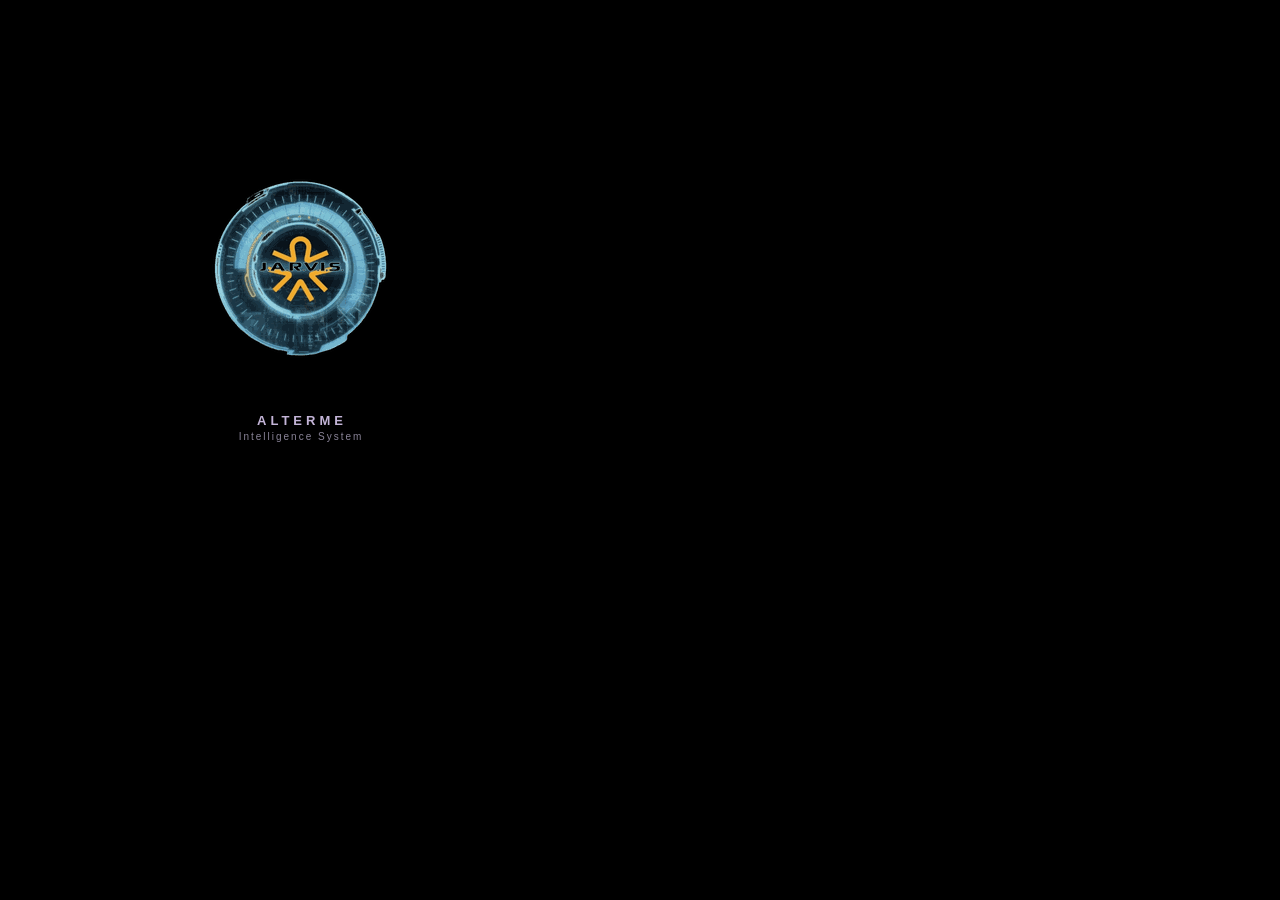
<file: index.html>
<!DOCTYPE html>
<html lang="en">
<head>
  <meta charset="UTF-8">
  <meta name="viewport" content="width=600, height=600, initial-scale=1.0, user-scalable=no">
  <meta name="description" content="JARVIS — AlterMe sales intelligence on your glasses. Schedule, goals, quota, and prospect DNA.">
  <meta name="mrbd-web-app-capable" content="yes">
  <meta property="og:image" content="https://ethanmcconkie.github.io/my-day-glasses/icon-512.png">
  <meta property="og:image:width" content="512">
  <meta property="og:image:height" content="512">
  <!-- Best-effort: stop the shell document itself from being cached, so a
       version bump on app.js/styles.css below is actually seen on next
       load rather than requiring a hard-refresh the glasses may have no
       affordance for. GitHub Pages' own Cache-Control header still wins
       for any HTTP-level cache in front of the browser — this only helps
       the browser's own document cache. -->
  <meta http-equiv="Cache-Control" content="no-cache, no-store, must-revalidate">
  <meta http-equiv="Pragma" content="no-cache">
  <meta http-equiv="Expires" content="0">
  <title>JARVIS</title>
  <link rel="icon" href="icon-96.png" sizes="96x96">
  <link rel="apple-touch-icon" href="apple-touch-icon.png" sizes="180x180">
  <link rel="manifest" href="manifest.json">
  <!-- Fetch the splash animation in parallel with CSS/JS instead of only
       discovering it once styles.css is parsed — shrinks the gap between
       the OS's native icon splash and this page's own animation starting. -->
  <link rel="preload" href="splash-sprite-alpha.png?v=1" as="image">
  <link rel="stylesheet" href="styles.css?v=17">
</head>
<body>
  <div id="app">

    <!-- ============ Splash ============ -->
    <div id="splash" class="screen">
      <div class="splash-frames" role="img" aria-label="JARVIS"></div>
      <div class="splash-brand">AlterMe</div>
      <div class="splash-sys">Intelligence System</div>
    </div>

    <!-- ============ Home: Overview | My Day ============ -->
    <div id="home" class="screen hidden">
      <header class="header">
        <div class="header-logo"></div>
        <span class="header-word">JARVIS</span>
        <span class="header-fill"></span>
        <span class="header-meta" id="home-meta"></span>
        <button class="icon-btn focusable" data-action="open-ask" aria-label="Ask JARVIS">
          <svg class="helmet-icon" viewBox="0 0 24 24" width="20" height="20" aria-hidden="true">
            <path fill="currentColor" d="M12 2C8.1 2 5 4.3 5 8c0 1.5.5 2.5.5 3.8L4.4 13c-.3.5 0 1.1.7 1.1h1.2c.4 1.7 1.4 3 2.4 4 .7.7.5 1.3.5 1.8 0 .8.8 1.5 1.9 1.5h2c1.1 0 1.9-.7 1.9-1.5 0-.5-.2-1.1.5-1.8 1-1 2-2.3 2.4-4h1.2c.7 0 1-.6.7-1.1L18.5 11.8c0-1.3.5-2.3.5-3.8 0-3.7-3.1-6-7-6z"/>
            <path fill="var(--surface)" d="M8.3 9.3 11 8.7v2.9l-2.4.6c-.5-.7-.4-1.6-.3-2.9z"/>
            <path fill="var(--surface)" d="M15.7 9.3 13 8.7v2.9l2.4.6c.5-.7.4-1.6.3-2.9z"/>
            <rect fill="var(--surface)" x="11.5" y="8.8" width="1" height="6.4"/>
          </svg>
        </button>
        <button class="icon-btn focusable" data-action="refresh" aria-label="Refresh">&#8635;</button>
      </header>

      <div class="tab-bar" id="main-tabs">
        <button class="tab-item focusable active" data-action="main-tab" data-tab="overview">Overview</button>
        <button class="tab-item focusable" data-action="main-tab" data-tab="myday">My Day</button>
      </div>

      <div class="content-wrap">
        <!-- Overview panel -->
        <div id="panel-overview" class="content main-panel">
          <div id="ov-loading" class="loading-container">
            <div class="loading-spinner"></div>
            <div class="loading-text">Syncing with Salesforce&hellip;</div>
          </div>
          <div id="ov-error" class="error-container hidden">
            <div class="error-icon">&#9888;</div>
            <div class="error-message">Could not reach JARVIS.</div>
            <button class="retry-btn focusable" data-action="refresh">Retry</button>
          </div>
          <div id="ov-content" class="hidden">
            <div class="call-row" id="ov-calls"></div>
            <div class="card" style="margin-top:10px">
              <div class="goal-card-head">
                <span class="card-label">Deals Closed</span>
                <button class="goal-edit-btn focusable" data-action="open-goals">&#9998; Goals</button>
              </div>
              <div id="ov-goal-bars"></div>
            </div>
            <div class="ring-row" style="margin-top:10px" id="ov-rings"></div>
          </div>
        </div>

        <!-- My Day panel -->
        <div id="panel-myday" class="content main-panel hidden">
          <div class="day-nav">
            <button class="icon-btn focusable" data-action="day-prev" aria-label="Previous day">&#9664;</button>
            <div class="day-label" id="day-label">Today</div>
            <button class="icon-btn focusable" data-action="day-next" aria-label="Next day">&#9654;</button>
          </div>
          <div id="md-loading" class="loading-container">
            <div class="loading-spinner"></div>
            <div class="loading-text">Loading today&rsquo;s calls&hellip;</div>
          </div>
          <div id="md-error" class="error-container hidden">
            <div class="error-icon">&#9888;</div>
            <div class="error-message">Could not load your calls.</div>
            <button class="retry-btn focusable" data-action="refresh">Retry</button>
          </div>
          <div id="myday-list" class="list-container hidden"></div>
        </div>
      </div>
    </div>

    <!-- ============ Ask JARVIS ============ -->
    <div id="ask" class="screen hidden">
      <header class="header">
        <button class="back-btn focusable" data-action="back" aria-label="Back">&#8592;</button>
        <span class="header-word" style="font-size:18px;letter-spacing:2px">Ask JARVIS</span>
        <span class="header-fill"></span>
      </header>
      <div class="content">
        <label for="ask-text-input" class="ask-quick-label" style="margin-top:0">Ask Anything</label>
        <textarea id="ask-text-input" class="focusable ask-text-input" rows="2" enterkeyhint="send"
          placeholder="Tap to type or speak your question" aria-label="Ask JARVIS"></textarea>
        <button class="ask-send-btn focusable" id="ask-send-btn" data-action="ask-send">Send to JARVIS</button>

        <button class="ask-mic-btn focusable" id="ask-mic-btn" data-action="ask-mic-toggle">
          <svg class="ask-mic-icon ask-icon-mic" viewBox="0 0 24 24" aria-hidden="true">
            <rect x="9" y="3" width="6" height="11" rx="3" fill="none" stroke="currentColor" stroke-width="1.6"/>
            <path d="M6 11a6 6 0 0 0 12 0" fill="none" stroke="currentColor" stroke-width="1.6" stroke-linecap="round"/>
            <line x1="12" y1="17" x2="12" y2="21" stroke="currentColor" stroke-width="1.6" stroke-linecap="round"/>
            <line x1="8" y1="21" x2="16" y2="21" stroke="currentColor" stroke-width="1.6" stroke-linecap="round"/>
          </svg>
          <svg class="ask-mic-icon ask-icon-stop" viewBox="0 0 24 24" aria-hidden="true">
            <rect x="7" y="7" width="10" height="10" rx="2" fill="currentColor"/>
          </svg>
          <span id="ask-mic-label">Engage Voice Link</span>
        </button>
        <div id="ask-mic-unsupported" class="empty-message hidden" style="padding:4px 0 10px">
          No voice link on this hardware &mdash; select a query below.
        </div>

        <div class="ask-quick-label">Suggested Queries</div>
        <div class="list-container" id="ask-quick-list">
          <button class="wt-row focusable" data-action="ask-quick" data-question="What's on my schedule today?">
            <span class="wt-who"><span class="wt-name">What&rsquo;s on my schedule today?</span></span>
          </button>
          <button class="wt-row focusable" data-action="ask-quick" data-question="Brief me on my next call.">
            <span class="wt-who"><span class="wt-name">Brief me on my next call</span></span>
          </button>
          <button class="wt-row focusable" data-action="ask-quick" data-question="Who are my HOT leads right now?">
            <span class="wt-who"><span class="wt-name">Who are my HOT leads?</span></span>
          </button>
          <button class="wt-row focusable" data-action="ask-quick" data-question="Any pipeline updates or replies I should know about today?">
            <span class="wt-who"><span class="wt-name">Any updates I should know about?</span></span>
          </button>
        </div>

        <div id="ask-result" class="hidden">
          <div class="ask-transcript" id="ask-transcript"></div>
          <div id="ask-reply" class="focusable" tabindex="0"></div>
        </div>
      </div>

      <!-- Pending-action confirmation overlay — nothing JARVIS proposes
           (texts, etc.) sends without an explicit Yes here. -->
      <div id="ask-confirm-sheet" class="sheet-backdrop hidden">
        <div class="sheet">
          <div class="sheet-title">Confirm Before Sending</div>
          <div class="sheet-preview" id="ask-confirm-preview"></div>
          <button class="sheet-btn focusable s-green" data-action="confirm-pending-action"><span class="s-dot d-green"></span>Yes, Send It</button>
          <button class="sheet-btn focusable s-rose" data-action="cancel-pending-action"><span class="s-dot d-rose"></span>No, Discard</button>
        </div>
      </div>
    </div>

    <!-- ============ Goals editor ============ -->
    <div id="goals" class="screen hidden">
      <header class="header">
        <button class="back-btn focusable" data-action="back" aria-label="Back">&#8592;</button>
        <span class="header-word" style="font-size:18px;letter-spacing:2px">Goals</span>
        <span class="header-fill"></span>
        <span class="header-meta">Deals per period</span>
      </header>
      <div class="content" style="gap:10px;justify-content:center">
        <div class="goal-edit-row">
          <div class="goal-edit-label">
            <div class="g-name">Daily</div>
            <div class="g-sub">deals per day</div>
          </div>
          <button class="counter-btn focusable" data-action="goal-adjust" data-goal="daily" data-delta="-1">&minus;</button>
          <div class="goal-edit-value" id="goal-val-daily">0</div>
          <button class="counter-btn focusable" data-action="goal-adjust" data-goal="daily" data-delta="1">+</button>
        </div>
        <div class="goal-edit-row">
          <div class="goal-edit-label">
            <div class="g-name">Weekly</div>
            <div class="g-sub">deals per week</div>
          </div>
          <button class="counter-btn focusable" data-action="goal-adjust" data-goal="weekly" data-delta="-1">&minus;</button>
          <div class="goal-edit-value" id="goal-val-weekly">0</div>
          <button class="counter-btn focusable" data-action="goal-adjust" data-goal="weekly" data-delta="1">+</button>
        </div>
        <div class="goal-edit-row">
          <div class="goal-edit-label">
            <div class="g-name">Monthly</div>
            <div class="g-sub">deals per month</div>
          </div>
          <button class="counter-btn focusable" data-action="goal-adjust" data-goal="monthly" data-delta="-1">&minus;</button>
          <div class="goal-edit-value" id="goal-val-monthly">0</div>
          <button class="counter-btn focusable" data-action="goal-adjust" data-goal="monthly" data-delta="1">+</button>
        </div>
        <div class="action-row" style="margin-top:6px">
          <button class="action-big focusable" data-action="back" style="background:var(--card);color:var(--text-sub)">Cancel</button>
          <button class="action-big primary focusable" data-action="save-goals">Save Goals</button>
        </div>
      </div>
    </div>

    <!-- ============ Profile detail: Overview | DNA ============ -->
    <div id="detail" class="screen hidden">
      <header class="header">
        <button class="back-btn focusable" data-action="back" aria-label="Back">&#8592;</button>
        <h1 class="detail-title" id="detail-name">Prospect</h1>
        <span class="header-meta" id="detail-time"></span>
      </header>

      <div class="badge-row" id="detail-badges"></div>

      <div class="tab-bar">
        <button class="tab-item focusable active" data-action="tab" data-tab="profile">Overview</button>
        <button class="tab-item focusable" data-action="tab" data-tab="dna">DNA</button>
        <button class="tab-item focusable" data-action="tab" data-tab="brief">Brief</button>
      </div>

      <div class="content-wrap">
        <div id="tab-profile" class="content tab-panel">
          <div id="profile-loading" class="loading-container">
            <div class="loading-spinner"></div>
          </div>
          <div id="profile-content" class="hidden">
            <div class="card stage-card">
              <span class="card-label">Stage</span>
              <span class="stage-value" id="profile-stage">&mdash;</span>
            </div>
            <div class="demo-grid" id="profile-demo" style="margin-top:2px"></div>
            <div class="action-row" style="margin-top:4px">
              <button class="action-big primary focusable" data-action="open-status">&#9998; Status</button>
              <button class="action-big danger focusable" id="handoff-btn" data-action="open-handoff-confirm">&#10132; Hand Off</button>
            </div>
            <div class="card hidden" id="handoff-info">
              <span class="card-label">Handoff</span>
              <div style="font-size:13px;color:var(--text-sub);margin-top:4px" id="handoff-info-text"></div>
            </div>
            <div class="action-row" style="margin-top:4px">
              <button class="action-big primary focusable" id="unlock-report-btn" data-action="open-unlock-confirm">&#128274; Unlock Report</button>
            </div>
            <div class="card hidden" id="report-released-info">
              <span class="card-label">Report</span>
              <div style="font-size:13px;color:var(--text-sub);margin-top:4px" id="report-released-text"></div>
            </div>
          </div>
        </div>

        <div id="tab-dna" class="content tab-panel hidden">
          <div id="dna-loading" class="loading-container">
            <div class="loading-spinner"></div>
            <div class="loading-text">Reading DNA report&hellip;</div>
          </div>
          <div id="dna-content" class="list-container hidden"></div>
          <div id="dna-empty" class="empty-message hidden"></div>
        </div>

        <div id="tab-brief" class="content tab-panel hidden">
          <div id="brief-loading" class="loading-container">
            <div class="loading-spinner"></div>
            <div class="loading-text">JARVIS is prepping your brief&hellip;</div>
          </div>
          <div id="brief-content" class="hidden focusable" tabindex="0"></div>
          <div id="brief-empty" class="empty-message hidden"></div>
        </div>
      </div>

      <!-- Status sheet overlay -->
      <div id="status-sheet" class="sheet-backdrop hidden">
        <div class="sheet">
          <div class="sheet-title">Update Status</div>
          <button class="sheet-btn focusable s-green" data-action="mark-call" data-disposition="completed"><span class="s-dot d-green"></span>Completed</button>
          <button class="sheet-btn focusable s-rose" data-action="mark-call" data-disposition="no_show"><span class="s-dot d-rose"></span>No Show</button>
          <button class="sheet-btn focusable s-amber" data-action="mark-call" data-disposition="rescheduled"><span class="s-dot d-amber"></span>Rescheduled</button>
          <button class="sheet-btn focusable s-rose" data-action="mark-call" data-disposition="canceled"><span class="s-dot d-rose"></span>Canceled</button>
          <button class="sheet-btn focusable" data-action="close-sheet"><span class="s-dot d-muted"></span>Cancel</button>
        </div>
      </div>

      <!-- Handoff confirmation overlay -->
      <div id="handoff-confirm-sheet" class="sheet-backdrop hidden">
        <div class="sheet">
          <div class="sheet-title">Hand Off This Call?</div>
          <div class="sheet-sub">Moves it to the claimables pool for another rep to pick up.</div>
          <button class="sheet-btn focusable s-rose" data-action="confirm-handoff"><span class="s-dot d-rose"></span>Hand It Off</button>
          <button class="sheet-btn focusable" data-action="close-sheet"><span class="s-dot d-muted"></span>Cancel</button>
        </div>
      </div>

      <!-- Unlock report confirmation overlay -->
      <div id="unlock-confirm-sheet" class="sheet-backdrop hidden">
        <div class="sheet">
          <div class="sheet-title">Unlock DNA Report?</div>
          <div class="sheet-sub">Releases the report to the customer immediately.</div>
          <button class="sheet-btn focusable s-green" data-action="confirm-unlock-report"><span class="s-dot d-green"></span>Unlock It</button>
          <button class="sheet-btn focusable" data-action="close-sheet"><span class="s-dot d-muted"></span>Cancel</button>
        </div>
      </div>
    </div>

  </div>
  <script src="app.js?v=22"></script>
</body>
</html>
</file>
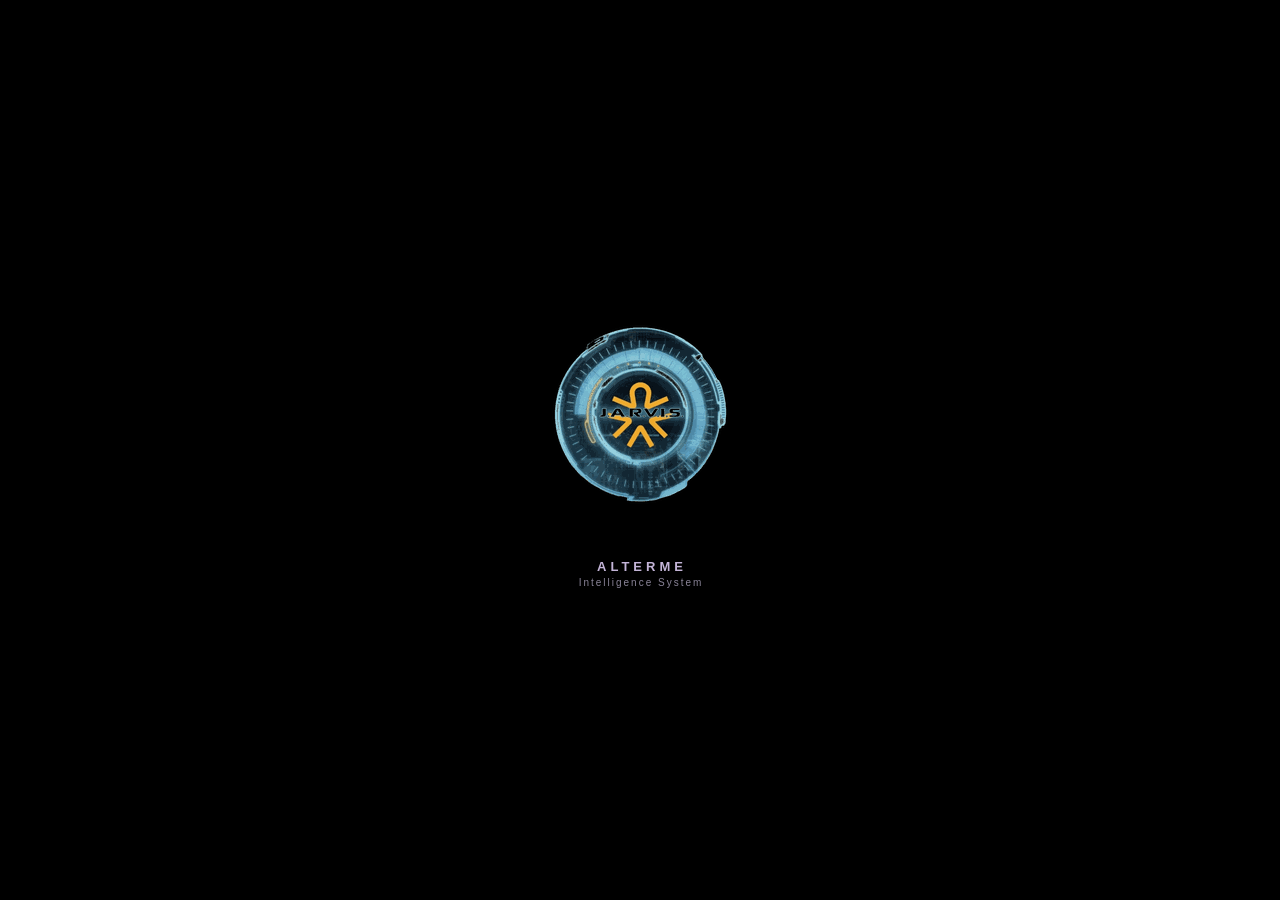
<file: mobile-legacy.html>
<!DOCTYPE html>
<html lang="en">
<head>
  <meta charset="UTF-8">
  <meta name="viewport" content="width=device-width, initial-scale=1.0, viewport-fit=cover, user-scalable=no">
  <meta name="description" content="JARVIS — AlterMe sales intelligence. Schedule, goals, quota, and prospect DNA.">
  <meta name="apple-mobile-web-app-capable" content="yes">
  <meta name="apple-mobile-web-app-status-bar-style" content="black-translucent">
  <meta name="apple-mobile-web-app-title" content="JARVIS">
  <meta property="og:image" content="https://ethanmcconkie.github.io/my-day-glasses/icon-512.png">
  <meta property="og:image:width" content="512">
  <meta property="og:image:height" content="512">
  <!-- Best-effort: stop the shell document itself from being cached, so a
       version bump on app.js/styles.css below is actually seen on next
       load rather than requiring a hard-refresh. -->
  <meta http-equiv="Cache-Control" content="no-cache, no-store, must-revalidate">
  <meta http-equiv="Pragma" content="no-cache">
  <meta http-equiv="Expires" content="0">
  <title>JARVIS</title>
  <link rel="icon" href="icon-96.png" sizes="96x96">
  <link rel="apple-touch-icon" href="apple-touch-icon.png" sizes="180x180">
  <link rel="manifest" href="manifest-mobile.json">
  <!-- Fetch the splash animation in parallel with CSS/JS instead of only
       discovering it once styles.css is parsed — shrinks the gap between
       the OS's native icon splash and this page's own animation starting. -->
  <link rel="preload" href="splash-sprite-alpha.png?v=1" as="image">
  <!-- Same shared stylesheet as the glasses build, plus mobile-only overrides
       (viewport sizing, safe-area insets, touch feedback) layered on top. -->
  <link rel="stylesheet" href="styles.css?v=17">
  <link rel="stylesheet" href="mobile.css?v=9">
</head>
<body>
  <div id="app">

    <!-- ============ Splash ============ -->
    <div id="splash" class="screen">
      <div class="splash-frames" role="img" aria-label="JARVIS"></div>
      <div class="splash-brand">AlterMe</div>
      <div class="splash-sys">Intelligence System</div>
    </div>

    <!-- ============ Home: Overview | My Day ============ -->
    <div id="home" class="screen hidden">
      <header class="header">
        <div class="header-logo"></div>
        <span class="header-word">JARVIS</span>
        <span class="header-fill"></span>
        <span class="header-meta" id="home-meta"></span>
        <button class="icon-btn focusable" data-action="open-ask" aria-label="Ask JARVIS">
          <svg class="helmet-icon" viewBox="0 0 24 24" width="20" height="20" aria-hidden="true">
            <path fill="currentColor" d="M12 2C8.1 2 5 4.3 5 8c0 1.5.5 2.5.5 3.8L4.4 13c-.3.5 0 1.1.7 1.1h1.2c.4 1.7 1.4 3 2.4 4 .7.7.5 1.3.5 1.8 0 .8.8 1.5 1.9 1.5h2c1.1 0 1.9-.7 1.9-1.5 0-.5-.2-1.1.5-1.8 1-1 2-2.3 2.4-4h1.2c.7 0 1-.6.7-1.1L18.5 11.8c0-1.3.5-2.3.5-3.8 0-3.7-3.1-6-7-6z"/>
            <path fill="var(--surface)" d="M8.3 9.3 11 8.7v2.9l-2.4.6c-.5-.7-.4-1.6-.3-2.9z"/>
            <path fill="var(--surface)" d="M15.7 9.3 13 8.7v2.9l2.4.6c.5-.7.4-1.6.3-2.9z"/>
            <rect fill="var(--surface)" x="11.5" y="8.8" width="1" height="6.4"/>
          </svg>
        </button>
        <button class="icon-btn focusable" data-action="refresh" aria-label="Refresh">&#8635;</button>
      </header>

      <div class="tab-bar" id="main-tabs">
        <button class="tab-item focusable active" data-action="main-tab" data-tab="overview">Overview</button>
        <button class="tab-item focusable" data-action="main-tab" data-tab="myday">My Day</button>
      </div>

      <div class="content-wrap">
        <!-- Overview panel -->
        <div id="panel-overview" class="content main-panel">
          <div id="ov-loading" class="loading-container">
            <div class="loading-spinner"></div>
            <div class="loading-text">Syncing with Salesforce&hellip;</div>
          </div>
          <div id="ov-error" class="error-container hidden">
            <div class="error-icon">&#9888;</div>
            <div class="error-message">Could not reach JARVIS.</div>
            <button class="retry-btn focusable" data-action="refresh">Retry</button>
          </div>
          <div id="ov-content" class="hidden">
            <div class="call-row" id="ov-calls"></div>
            <div class="card" style="margin-top:10px">
              <div class="goal-card-head">
                <span class="card-label">Deals Closed</span>
                <button class="goal-edit-btn focusable" data-action="open-goals">&#9998; Goals</button>
              </div>
              <div id="ov-goal-bars"></div>
            </div>
            <div class="ring-row" style="margin-top:10px" id="ov-rings"></div>
          </div>
        </div>

        <!-- My Day panel -->
        <div id="panel-myday" class="content main-panel hidden">
          <div class="day-nav">
            <button class="icon-btn focusable" data-action="day-prev" aria-label="Previous day">&#9664;</button>
            <div class="day-label" id="day-label">Today</div>
            <button class="icon-btn focusable" data-action="day-next" aria-label="Next day">&#9654;</button>
          </div>
          <div id="md-loading" class="loading-container">
            <div class="loading-spinner"></div>
            <div class="loading-text">Loading today&rsquo;s calls&hellip;</div>
          </div>
          <div id="md-error" class="error-container hidden">
            <div class="error-icon">&#9888;</div>
            <div class="error-message">Could not load your calls.</div>
            <button class="retry-btn focusable" data-action="refresh">Retry</button>
          </div>
          <div id="myday-list" class="list-container hidden"></div>
        </div>
      </div>
    </div>

    <!-- ============ Ask JARVIS ============ -->
    <div id="ask" class="screen hidden">
      <header class="header">
        <button class="back-btn focusable" data-action="back" aria-label="Back">&#8592;</button>
        <span class="header-word" style="font-size:18px;letter-spacing:2px">Ask JARVIS</span>
        <span class="header-fill"></span>
      </header>
      <div class="content">
        <label for="ask-text-input" class="ask-quick-label" style="margin-top:0">Ask Anything</label>
        <textarea id="ask-text-input" class="focusable ask-text-input" rows="2" enterkeyhint="send"
          placeholder="Tap to type or speak your question" aria-label="Ask JARVIS"></textarea>
        <button class="ask-send-btn focusable" id="ask-send-btn" data-action="ask-send">Send to JARVIS</button>

        <button class="ask-mic-btn focusable" id="ask-mic-btn" data-action="ask-mic-toggle">
          <svg class="ask-mic-icon ask-icon-mic" viewBox="0 0 24 24" aria-hidden="true">
            <rect x="9" y="3" width="6" height="11" rx="3" fill="none" stroke="currentColor" stroke-width="1.6"/>
            <path d="M6 11a6 6 0 0 0 12 0" fill="none" stroke="currentColor" stroke-width="1.6" stroke-linecap="round"/>
            <line x1="12" y1="17" x2="12" y2="21" stroke="currentColor" stroke-width="1.6" stroke-linecap="round"/>
            <line x1="8" y1="21" x2="16" y2="21" stroke="currentColor" stroke-width="1.6" stroke-linecap="round"/>
          </svg>
          <svg class="ask-mic-icon ask-icon-stop" viewBox="0 0 24 24" aria-hidden="true">
            <rect x="7" y="7" width="10" height="10" rx="2" fill="currentColor"/>
          </svg>
          <span id="ask-mic-label">Engage Voice Link</span>
        </button>
        <div id="ask-mic-unsupported" class="empty-message hidden" style="padding:4px 0 10px">
          No voice link on this hardware &mdash; select a query below.
        </div>

        <div class="ask-quick-label">Suggested Queries</div>
        <div class="list-container" id="ask-quick-list">
          <button class="wt-row focusable" data-action="ask-quick" data-question="What's on my schedule today?">
            <span class="wt-who"><span class="wt-name">What&rsquo;s on my schedule today?</span></span>
          </button>
          <button class="wt-row focusable" data-action="ask-quick" data-question="Brief me on my next call.">
            <span class="wt-who"><span class="wt-name">Brief me on my next call</span></span>
          </button>
          <button class="wt-row focusable" data-action="ask-quick" data-question="Who are my HOT leads right now?">
            <span class="wt-who"><span class="wt-name">Who are my HOT leads?</span></span>
          </button>
          <button class="wt-row focusable" data-action="ask-quick" data-question="Any pipeline updates or replies I should know about today?">
            <span class="wt-who"><span class="wt-name">Any updates I should know about?</span></span>
          </button>
        </div>

        <div id="ask-result" class="hidden">
          <div class="ask-transcript" id="ask-transcript"></div>
          <div id="ask-reply" class="focusable" tabindex="0"></div>
        </div>
      </div>

      <!-- Pending-action confirmation overlay — nothing JARVIS proposes
           (texts, etc.) sends without an explicit Yes here. -->
      <div id="ask-confirm-sheet" class="sheet-backdrop hidden">
        <div class="sheet">
          <div class="sheet-title">Confirm Before Sending</div>
          <div class="sheet-preview" id="ask-confirm-preview"></div>
          <button class="sheet-btn focusable s-green" data-action="confirm-pending-action"><span class="s-dot d-green"></span>Yes, Send It</button>
          <button class="sheet-btn focusable s-rose" data-action="cancel-pending-action"><span class="s-dot d-rose"></span>No, Discard</button>
        </div>
      </div>
    </div>

    <!-- ============ Goals editor ============ -->
    <div id="goals" class="screen hidden">
      <header class="header">
        <button class="back-btn focusable" data-action="back" aria-label="Back">&#8592;</button>
        <span class="header-word" style="font-size:18px;letter-spacing:2px">Goals</span>
        <span class="header-fill"></span>
        <span class="header-meta">Deals per period</span>
      </header>
      <div class="content" style="gap:10px;justify-content:center">
        <div class="goal-edit-row">
          <div class="goal-edit-label">
            <div class="g-name">Daily</div>
            <div class="g-sub">deals per day</div>
          </div>
          <button class="counter-btn focusable" data-action="goal-adjust" data-goal="daily" data-delta="-1">&minus;</button>
          <div class="goal-edit-value" id="goal-val-daily">0</div>
          <button class="counter-btn focusable" data-action="goal-adjust" data-goal="daily" data-delta="1">+</button>
        </div>
        <div class="goal-edit-row">
          <div class="goal-edit-label">
            <div class="g-name">Weekly</div>
            <div class="g-sub">deals per week</div>
          </div>
          <button class="counter-btn focusable" data-action="goal-adjust" data-goal="weekly" data-delta="-1">&minus;</button>
          <div class="goal-edit-value" id="goal-val-weekly">0</div>
          <button class="counter-btn focusable" data-action="goal-adjust" data-goal="weekly" data-delta="1">+</button>
        </div>
        <div class="goal-edit-row">
          <div class="goal-edit-label">
            <div class="g-name">Monthly</div>
            <div class="g-sub">deals per month</div>
          </div>
          <button class="counter-btn focusable" data-action="goal-adjust" data-goal="monthly" data-delta="-1">&minus;</button>
          <div class="goal-edit-value" id="goal-val-monthly">0</div>
          <button class="counter-btn focusable" data-action="goal-adjust" data-goal="monthly" data-delta="1">+</button>
        </div>
        <div class="action-row" style="margin-top:6px">
          <button class="action-big focusable" data-action="back" style="background:var(--card);color:var(--text-sub)">Cancel</button>
          <button class="action-big primary focusable" data-action="save-goals">Save Goals</button>
        </div>
      </div>
    </div>

    <!-- ============ Profile detail: Overview | DNA ============ -->
    <div id="detail" class="screen hidden">
      <header class="header">
        <button class="back-btn focusable" data-action="back" aria-label="Back">&#8592;</button>
        <h1 class="detail-title" id="detail-name">Prospect</h1>
        <span class="header-meta" id="detail-time"></span>
      </header>

      <div class="badge-row" id="detail-badges"></div>

      <div class="tab-bar">
        <button class="tab-item focusable active" data-action="tab" data-tab="profile">Overview</button>
        <button class="tab-item focusable" data-action="tab" data-tab="dna">DNA</button>
        <button class="tab-item focusable" data-action="tab" data-tab="brief">Brief</button>
      </div>

      <div class="content-wrap">
        <div id="tab-profile" class="content tab-panel">
          <div id="profile-loading" class="loading-container">
            <div class="loading-spinner"></div>
          </div>
          <div id="profile-content" class="hidden">
            <div class="card stage-card">
              <span class="card-label">Stage</span>
              <span class="stage-value" id="profile-stage">&mdash;</span>
            </div>
            <div class="demo-grid" id="profile-demo" style="margin-top:2px"></div>
            <div class="action-row" style="margin-top:4px">
              <button class="action-big primary focusable" data-action="open-status">&#9998; Status</button>
              <button class="action-big danger focusable" id="handoff-btn" data-action="open-handoff-confirm">&#10132; Hand Off</button>
            </div>
            <div class="card hidden" id="handoff-info">
              <span class="card-label">Handoff</span>
              <div style="font-size:13px;color:var(--text-sub);margin-top:4px" id="handoff-info-text"></div>
            </div>
            <div class="action-row" style="margin-top:4px">
              <button class="action-big primary focusable" id="unlock-report-btn" data-action="open-unlock-confirm">&#128274; Unlock Report</button>
            </div>
            <div class="card hidden" id="report-released-info">
              <span class="card-label">Report</span>
              <div style="font-size:13px;color:var(--text-sub);margin-top:4px" id="report-released-text"></div>
            </div>
          </div>
        </div>

        <div id="tab-dna" class="content tab-panel hidden">
          <div id="dna-loading" class="loading-container">
            <div class="loading-spinner"></div>
            <div class="loading-text">Reading DNA report&hellip;</div>
          </div>
          <div id="dna-content" class="list-container hidden"></div>
          <div id="dna-empty" class="empty-message hidden"></div>
        </div>

        <div id="tab-brief" class="content tab-panel hidden">
          <div id="brief-loading" class="loading-container">
            <div class="loading-spinner"></div>
            <div class="loading-text">JARVIS is prepping your brief&hellip;</div>
          </div>
          <div id="brief-content" class="hidden focusable" tabindex="0"></div>
          <div id="brief-empty" class="empty-message hidden"></div>
        </div>
      </div>

      <!-- Status sheet overlay -->
      <div id="status-sheet" class="sheet-backdrop hidden">
        <div class="sheet">
          <div class="sheet-title">Update Status</div>
          <button class="sheet-btn focusable s-green" data-action="mark-call" data-disposition="completed"><span class="s-dot d-green"></span>Completed</button>
          <button class="sheet-btn focusable s-rose" data-action="mark-call" data-disposition="no_show"><span class="s-dot d-rose"></span>No Show</button>
          <button class="sheet-btn focusable s-amber" data-action="mark-call" data-disposition="rescheduled"><span class="s-dot d-amber"></span>Rescheduled</button>
          <button class="sheet-btn focusable s-rose" data-action="mark-call" data-disposition="canceled"><span class="s-dot d-rose"></span>Canceled</button>
          <button class="sheet-btn focusable" data-action="close-sheet"><span class="s-dot d-muted"></span>Cancel</button>
        </div>
      </div>

      <!-- Handoff confirmation overlay -->
      <div id="handoff-confirm-sheet" class="sheet-backdrop hidden">
        <div class="sheet">
          <div class="sheet-title">Hand Off This Call?</div>
          <div class="sheet-sub">Moves it to the claimables pool for another rep to pick up.</div>
          <button class="sheet-btn focusable s-rose" data-action="confirm-handoff"><span class="s-dot d-rose"></span>Hand It Off</button>
          <button class="sheet-btn focusable" data-action="close-sheet"><span class="s-dot d-muted"></span>Cancel</button>
        </div>
      </div>

      <!-- Unlock report confirmation overlay -->
      <div id="unlock-confirm-sheet" class="sheet-backdrop hidden">
        <div class="sheet">
          <div class="sheet-title">Unlock DNA Report?</div>
          <div class="sheet-sub">Releases the report to the customer immediately.</div>
          <button class="sheet-btn focusable s-green" data-action="confirm-unlock-report"><span class="s-dot d-green"></span>Unlock It</button>
          <button class="sheet-btn focusable" data-action="close-sheet"><span class="s-dot d-muted"></span>Cancel</button>
        </div>
      </div>
    </div>

  </div>
  <script src="app.js?v=22"></script>
</body>
</html>
</file>
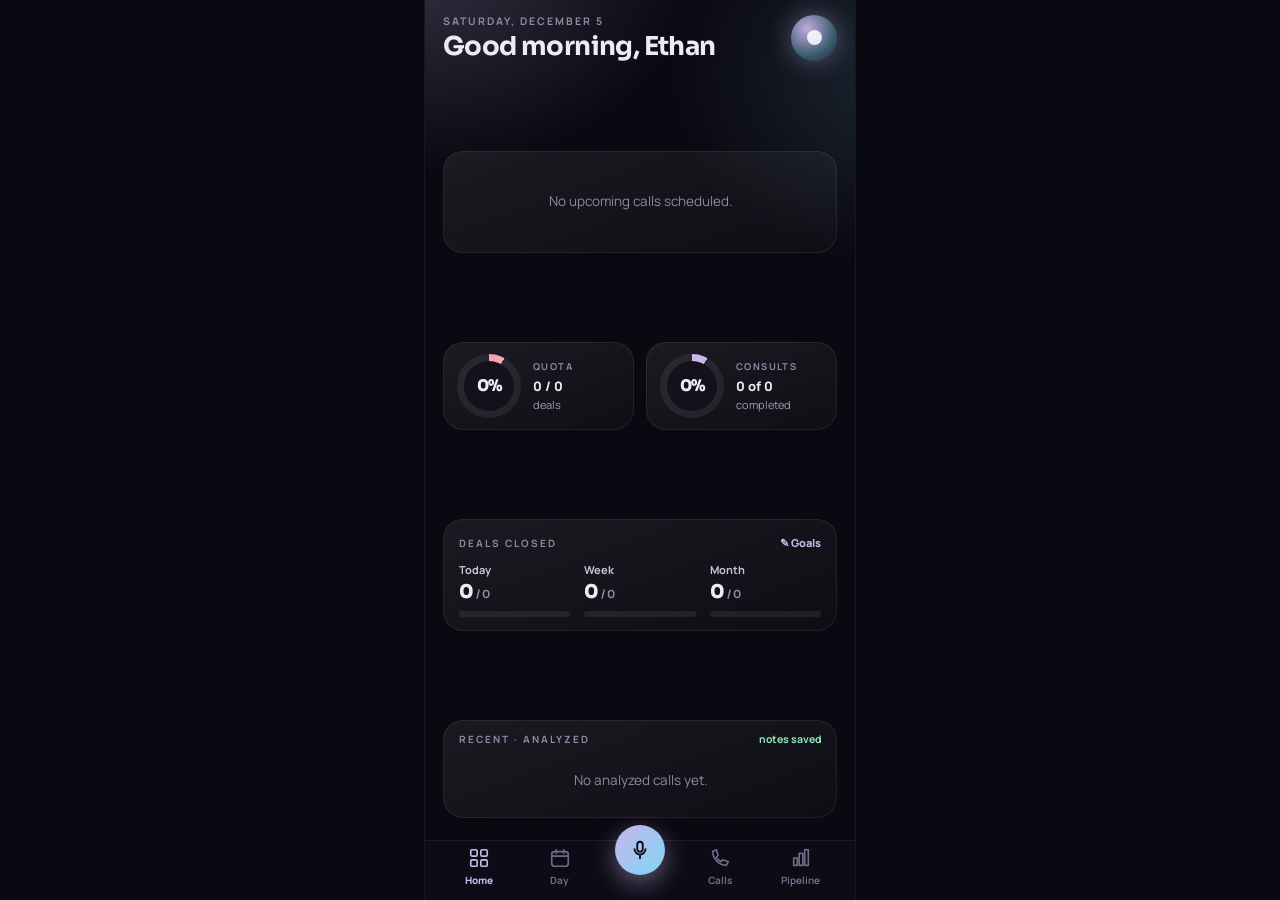
<file: mobile.html>
<!DOCTYPE html>
<html lang="en">
<head>
  <meta charset="UTF-8">
  <meta name="viewport" content="width=device-width, initial-scale=1.0, maximum-scale=1.0, minimum-scale=1.0, viewport-fit=cover, user-scalable=no">
  <meta name="description" content="JARVIS — AlterMe sales intelligence. Schedule, live calls, pipeline and prospect DNA.">
  <meta name="apple-mobile-web-app-capable" content="yes">
  <meta name="apple-mobile-web-app-status-bar-style" content="black-translucent">
  <meta name="apple-mobile-web-app-title" content="JARVIS">
  <meta name="theme-color" content="#0a0810">
  <meta property="og:image" content="https://ethanmcconkie.github.io/my-day-glasses/icon-512.png">
  <meta http-equiv="Cache-Control" content="no-cache, no-store, must-revalidate">
  <meta http-equiv="Pragma" content="no-cache">
  <meta http-equiv="Expires" content="0">
  <title>JARVIS</title>
  <link rel="icon" href="icon-96.png" sizes="96x96">
  <link rel="apple-touch-icon" href="apple-touch-icon.png" sizes="180x180">
  <link rel="manifest" href="manifest-mobile.json">
  <link rel="preconnect" href="https://fonts.googleapis.com">
  <link rel="preconnect" href="https://fonts.gstatic.com" crossorigin>
  <link rel="stylesheet" href="https://fonts.googleapis.com/css2?family=Sora:wght@400;600;700;800&family=Manrope:wght@400;500;600;700;800&display=swap">
  <link rel="stylesheet" href="mobile2.css?v=10">
</head>
<body>
  <div id="app"></div>
  <div id="splash" class="splash"><b>JARVIS</b><span>AlterMe Intelligence System</span></div>
  <script src="mobile2.js?v=5"></script>
</body>
</html>
</file>
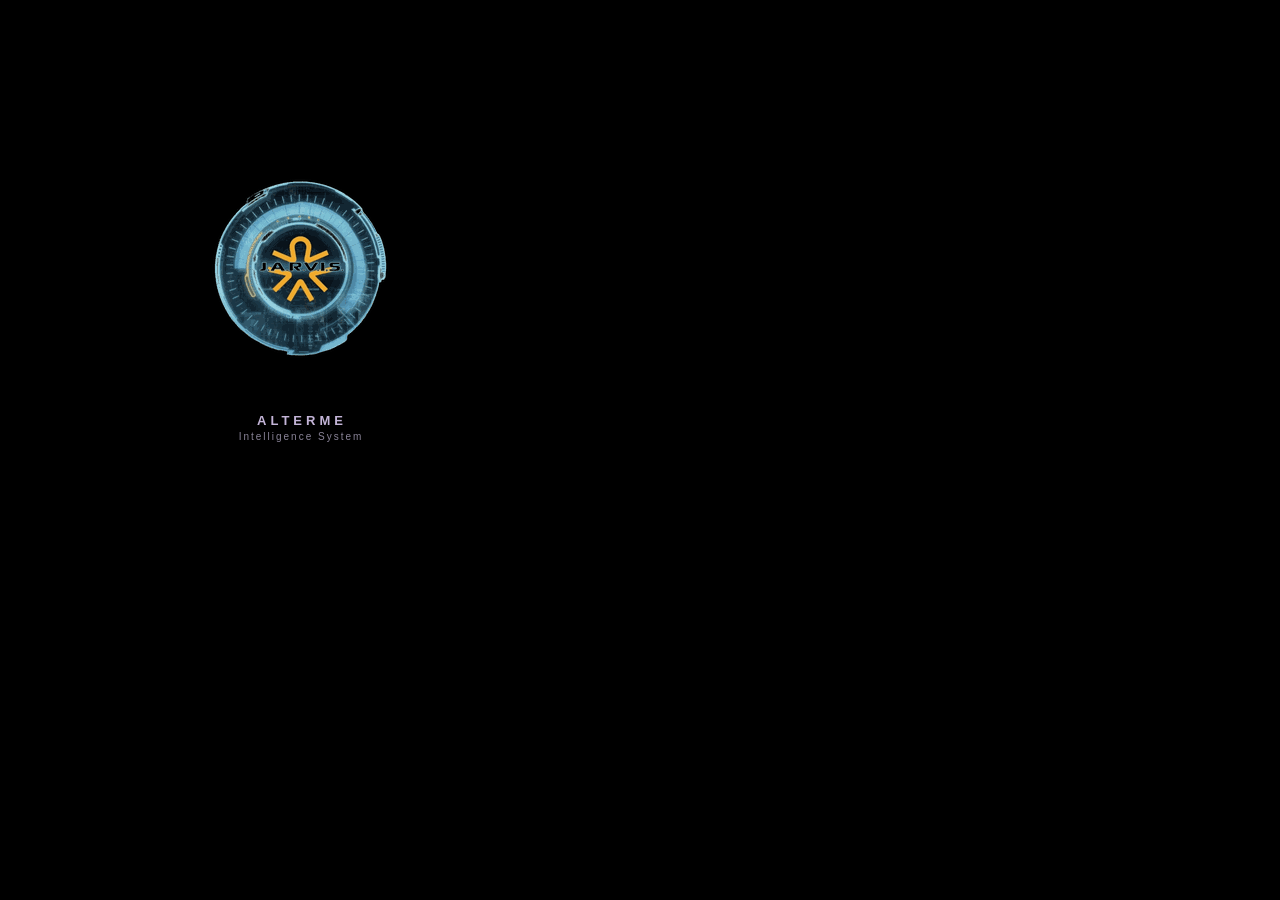
<file: staging.html>
<!DOCTYPE html>
<html lang="en">
<head>
  <meta charset="UTF-8">
  <meta name="viewport" content="width=600, height=600, initial-scale=1.0, user-scalable=no">
  <meta name="description" content="JARVIS — AlterMe sales intelligence on your glasses. Schedule, goals, quota, and prospect DNA.">
  <meta name="mrbd-web-app-capable" content="yes">
  <!-- Best-effort: stop the shell document itself from being cached, so a
       version bump on app.js/styles.css below is actually seen on next
       load rather than requiring a hard-refresh the glasses may have no
       affordance for. GitHub Pages' own Cache-Control header still wins
       for any HTTP-level cache in front of the browser — this only helps
       the browser's own document cache. -->
  <meta http-equiv="Cache-Control" content="no-cache, no-store, must-revalidate">
  <meta http-equiv="Pragma" content="no-cache">
  <meta http-equiv="Expires" content="0">
  <title>JARVIS</title>
  <link rel="icon" href="icon-96.png" sizes="96x96">
  <link rel="manifest" href="manifest.json">
  <link rel="stylesheet" href="styles.css?v=17">
  <!-- Staging-only override: production styles.css has the 12-frame PNG
       sprite splash rule; this page tests a 36-frame transparent sprite
       (background removed via alpha) without touching the shared stylesheet. -->
  <style>
    .splash-frames {
      background-image: url('splash-sprite-alpha.png?v=1');
      background-repeat: no-repeat;
      background-size: 7920px 220px;
      animation: splash-play-alpha 3s steps(36) infinite;
    }
    @keyframes splash-play-alpha {
      from { background-position: 0 0; }
      to   { background-position: -7920px 0; }
    }
  </style>
</head>
<body>
  <div id="app">

    <!-- ============ Splash ============ -->
    <div id="splash" class="screen">
      <div class="splash-frames" role="img" aria-label="JARVIS"></div>
      <div class="splash-brand">AlterMe</div>
      <div class="splash-sys">Intelligence System</div>
    </div>

    <!-- ============ Home: Overview | My Day ============ -->
    <div id="home" class="screen hidden">
      <header class="header">
        <div class="header-logo"></div>
        <span class="header-word">JARVIS</span>
        <span class="header-fill"></span>
        <span class="header-meta" id="home-meta"></span>
        <button class="icon-btn focusable" data-action="open-ask" aria-label="Ask JARVIS">
          <svg class="helmet-icon" viewBox="0 0 24 24" width="20" height="20" aria-hidden="true">
            <path fill="currentColor" d="M12 2C8.1 2 5 4.3 5 8c0 1.5.5 2.5.5 3.8L4.4 13c-.3.5 0 1.1.7 1.1h1.2c.4 1.7 1.4 3 2.4 4 .7.7.5 1.3.5 1.8 0 .8.8 1.5 1.9 1.5h2c1.1 0 1.9-.7 1.9-1.5 0-.5-.2-1.1.5-1.8 1-1 2-2.3 2.4-4h1.2c.7 0 1-.6.7-1.1L18.5 11.8c0-1.3.5-2.3.5-3.8 0-3.7-3.1-6-7-6z"/>
            <path fill="var(--surface)" d="M8.3 9.3 11 8.7v2.9l-2.4.6c-.5-.7-.4-1.6-.3-2.9z"/>
            <path fill="var(--surface)" d="M15.7 9.3 13 8.7v2.9l2.4.6c.5-.7.4-1.6.3-2.9z"/>
            <rect fill="var(--surface)" x="11.5" y="8.8" width="1" height="6.4"/>
          </svg>
        </button>
        <button class="icon-btn focusable" data-action="refresh" aria-label="Refresh">&#8635;</button>
      </header>

      <div class="tab-bar" id="main-tabs">
        <button class="tab-item focusable active" data-action="main-tab" data-tab="overview">Overview</button>
        <button class="tab-item focusable" data-action="main-tab" data-tab="myday">My Day</button>
      </div>

      <div class="content-wrap">
        <!-- Overview panel -->
        <div id="panel-overview" class="content main-panel">
          <div id="ov-loading" class="loading-container">
            <div class="loading-spinner"></div>
            <div class="loading-text">Syncing with Salesforce&hellip;</div>
          </div>
          <div id="ov-error" class="error-container hidden">
            <div class="error-icon">&#9888;</div>
            <div class="error-message">Could not reach JARVIS.</div>
            <button class="retry-btn focusable" data-action="refresh">Retry</button>
          </div>
          <div id="ov-content" class="hidden">
            <div class="call-row" id="ov-calls"></div>
            <div class="card" style="margin-top:10px">
              <div class="goal-card-head">
                <span class="card-label">Deals Closed</span>
                <button class="goal-edit-btn focusable" data-action="open-goals">&#9998; Goals</button>
              </div>
              <div id="ov-goal-bars"></div>
            </div>
            <div class="ring-row" style="margin-top:10px" id="ov-rings"></div>
          </div>
        </div>

        <!-- My Day panel -->
        <div id="panel-myday" class="content main-panel hidden">
          <div class="day-nav">
            <button class="icon-btn focusable" data-action="day-prev" aria-label="Previous day">&#9664;</button>
            <div class="day-label" id="day-label">Today</div>
            <button class="icon-btn focusable" data-action="day-next" aria-label="Next day">&#9654;</button>
          </div>
          <div id="md-loading" class="loading-container">
            <div class="loading-spinner"></div>
            <div class="loading-text">Loading today&rsquo;s calls&hellip;</div>
          </div>
          <div id="md-error" class="error-container hidden">
            <div class="error-icon">&#9888;</div>
            <div class="error-message">Could not load your calls.</div>
            <button class="retry-btn focusable" data-action="refresh">Retry</button>
          </div>
          <div id="myday-list" class="list-container hidden"></div>
        </div>
      </div>
    </div>

    <!-- ============ Ask JARVIS ============ -->
    <div id="ask" class="screen hidden">
      <header class="header">
        <button class="back-btn focusable" data-action="back" aria-label="Back">&#8592;</button>
        <span class="header-word" style="font-size:18px;letter-spacing:2px">Ask JARVIS</span>
        <span class="header-fill"></span>
      </header>
      <div class="content">
        <label for="ask-text-input" class="ask-quick-label" style="margin-top:0">Ask Anything</label>
        <textarea id="ask-text-input" class="focusable ask-text-input" rows="2"
          placeholder="Tap to type or speak your question" aria-label="Ask JARVIS"></textarea>

        <button class="ask-mic-btn focusable" id="ask-mic-btn" data-action="ask-mic-toggle">
          <svg class="ask-mic-icon ask-icon-mic" viewBox="0 0 24 24" aria-hidden="true">
            <rect x="9" y="3" width="6" height="11" rx="3" fill="none" stroke="currentColor" stroke-width="1.6"/>
            <path d="M6 11a6 6 0 0 0 12 0" fill="none" stroke="currentColor" stroke-width="1.6" stroke-linecap="round"/>
            <line x1="12" y1="17" x2="12" y2="21" stroke="currentColor" stroke-width="1.6" stroke-linecap="round"/>
            <line x1="8" y1="21" x2="16" y2="21" stroke="currentColor" stroke-width="1.6" stroke-linecap="round"/>
          </svg>
          <svg class="ask-mic-icon ask-icon-stop" viewBox="0 0 24 24" aria-hidden="true">
            <rect x="7" y="7" width="10" height="10" rx="2" fill="currentColor"/>
          </svg>
          <span id="ask-mic-label">Engage Voice Link</span>
        </button>
        <div id="ask-mic-unsupported" class="empty-message hidden" style="padding:4px 0 10px">
          No voice link on this hardware &mdash; select a query below.
        </div>

        <div class="ask-quick-label">Suggested Queries</div>
        <div class="list-container" id="ask-quick-list">
          <button class="wt-row focusable" data-action="ask-quick" data-question="What's on my schedule today?">
            <span class="wt-who"><span class="wt-name">What&rsquo;s on my schedule today?</span></span>
          </button>
          <button class="wt-row focusable" data-action="ask-quick" data-question="Brief me on my next call.">
            <span class="wt-who"><span class="wt-name">Brief me on my next call</span></span>
          </button>
          <button class="wt-row focusable" data-action="ask-quick" data-question="Who are my HOT leads right now?">
            <span class="wt-who"><span class="wt-name">Who are my HOT leads?</span></span>
          </button>
          <button class="wt-row focusable" data-action="ask-quick" data-question="Any pipeline updates or replies I should know about today?">
            <span class="wt-who"><span class="wt-name">Any updates I should know about?</span></span>
          </button>
        </div>

        <div id="ask-result" class="hidden">
          <div class="ask-transcript" id="ask-transcript"></div>
          <div id="ask-reply" class="focusable" tabindex="0"></div>
        </div>
      </div>

      <!-- Pending-action confirmation overlay — nothing JARVIS proposes
           (texts, etc.) sends without an explicit Yes here. -->
      <div id="ask-confirm-sheet" class="sheet-backdrop hidden">
        <div class="sheet">
          <div class="sheet-title">Confirm Before Sending</div>
          <div class="sheet-preview" id="ask-confirm-preview"></div>
          <button class="sheet-btn focusable s-green" data-action="confirm-pending-action"><span class="s-dot d-green"></span>Yes, Send It</button>
          <button class="sheet-btn focusable s-rose" data-action="cancel-pending-action"><span class="s-dot d-rose"></span>No, Discard</button>
        </div>
      </div>
    </div>

    <!-- ============ Goals editor ============ -->
    <div id="goals" class="screen hidden">
      <header class="header">
        <button class="back-btn focusable" data-action="back" aria-label="Back">&#8592;</button>
        <span class="header-word" style="font-size:18px;letter-spacing:2px">Goals</span>
        <span class="header-fill"></span>
        <span class="header-meta">Deals per period</span>
      </header>
      <div class="content" style="gap:10px;justify-content:center">
        <div class="goal-edit-row">
          <div class="goal-edit-label">
            <div class="g-name">Daily</div>
            <div class="g-sub">deals per day</div>
          </div>
          <button class="counter-btn focusable" data-action="goal-adjust" data-goal="daily" data-delta="-1">&minus;</button>
          <div class="goal-edit-value" id="goal-val-daily">0</div>
          <button class="counter-btn focusable" data-action="goal-adjust" data-goal="daily" data-delta="1">+</button>
        </div>
        <div class="goal-edit-row">
          <div class="goal-edit-label">
            <div class="g-name">Weekly</div>
            <div class="g-sub">deals per week</div>
          </div>
          <button class="counter-btn focusable" data-action="goal-adjust" data-goal="weekly" data-delta="-1">&minus;</button>
          <div class="goal-edit-value" id="goal-val-weekly">0</div>
          <button class="counter-btn focusable" data-action="goal-adjust" data-goal="weekly" data-delta="1">+</button>
        </div>
        <div class="goal-edit-row">
          <div class="goal-edit-label">
            <div class="g-name">Monthly</div>
            <div class="g-sub">deals per month</div>
          </div>
          <button class="counter-btn focusable" data-action="goal-adjust" data-goal="monthly" data-delta="-1">&minus;</button>
          <div class="goal-edit-value" id="goal-val-monthly">0</div>
          <button class="counter-btn focusable" data-action="goal-adjust" data-goal="monthly" data-delta="1">+</button>
        </div>
        <div class="action-row" style="margin-top:6px">
          <button class="action-big focusable" data-action="back" style="background:var(--card);color:var(--text-sub)">Cancel</button>
          <button class="action-big primary focusable" data-action="save-goals">Save Goals</button>
        </div>
      </div>
    </div>

    <!-- ============ Profile detail: Overview | DNA ============ -->
    <div id="detail" class="screen hidden">
      <header class="header">
        <button class="back-btn focusable" data-action="back" aria-label="Back">&#8592;</button>
        <h1 class="detail-title" id="detail-name">Prospect</h1>
        <span class="header-meta" id="detail-time"></span>
      </header>

      <div class="badge-row" id="detail-badges"></div>

      <div class="tab-bar">
        <button class="tab-item focusable active" data-action="tab" data-tab="profile">Overview</button>
        <button class="tab-item focusable" data-action="tab" data-tab="dna">DNA</button>
        <button class="tab-item focusable" data-action="tab" data-tab="brief">Brief</button>
      </div>

      <div class="content-wrap">
        <div id="tab-profile" class="content tab-panel">
          <div id="profile-loading" class="loading-container">
            <div class="loading-spinner"></div>
          </div>
          <div id="profile-content" class="hidden">
            <div class="card stage-card">
              <span class="card-label">Stage</span>
              <span class="stage-value" id="profile-stage">&mdash;</span>
            </div>
            <div class="demo-grid" id="profile-demo" style="margin-top:2px"></div>
            <div class="action-row" style="margin-top:4px">
              <button class="action-big primary focusable" data-action="open-status">&#9998; Status</button>
              <button class="action-big danger focusable" id="handoff-btn" data-action="open-handoff-confirm">&#10132; Hand Off</button>
            </div>
            <div class="card hidden" id="handoff-info">
              <span class="card-label">Handoff</span>
              <div style="font-size:13px;color:var(--text-sub);margin-top:4px" id="handoff-info-text"></div>
            </div>
          </div>
        </div>

        <div id="tab-dna" class="content tab-panel hidden">
          <div id="dna-loading" class="loading-container">
            <div class="loading-spinner"></div>
            <div class="loading-text">Reading DNA report&hellip;</div>
          </div>
          <div id="dna-content" class="list-container hidden"></div>
          <div id="dna-empty" class="empty-message hidden"></div>
        </div>

        <div id="tab-brief" class="content tab-panel hidden">
          <div id="brief-loading" class="loading-container">
            <div class="loading-spinner"></div>
            <div class="loading-text">JARVIS is prepping your brief&hellip;</div>
          </div>
          <div id="brief-content" class="hidden focusable" tabindex="0"></div>
          <div id="brief-empty" class="empty-message hidden"></div>
        </div>
      </div>

      <!-- Status sheet overlay -->
      <div id="status-sheet" class="sheet-backdrop hidden">
        <div class="sheet">
          <div class="sheet-title">Update Status</div>
          <button class="sheet-btn focusable s-green" data-action="mark-call" data-disposition="completed"><span class="s-dot d-green"></span>Completed</button>
          <button class="sheet-btn focusable s-rose" data-action="mark-call" data-disposition="no_show"><span class="s-dot d-rose"></span>No Show</button>
          <button class="sheet-btn focusable s-amber" data-action="mark-call" data-disposition="rescheduled"><span class="s-dot d-amber"></span>Rescheduled</button>
          <button class="sheet-btn focusable s-rose" data-action="mark-call" data-disposition="canceled"><span class="s-dot d-rose"></span>Canceled</button>
          <button class="sheet-btn focusable" data-action="close-sheet"><span class="s-dot d-muted"></span>Cancel</button>
        </div>
      </div>

      <!-- Handoff confirmation overlay -->
      <div id="handoff-confirm-sheet" class="sheet-backdrop hidden">
        <div class="sheet">
          <div class="sheet-title">Hand Off This Call?</div>
          <div class="sheet-sub">Moves it to the claimables pool for another rep to pick up.</div>
          <button class="sheet-btn focusable s-rose" data-action="confirm-handoff"><span class="s-dot d-rose"></span>Hand It Off</button>
          <button class="sheet-btn focusable" data-action="close-sheet"><span class="s-dot d-muted"></span>Cancel</button>
        </div>
      </div>
    </div>

  </div>
  <script src="app.js?v=22"></script>
</body>
</html>
</file>
<file: styles.css>
/* JARVIS — Meta Display Glasses (600x600 additive display)
   Page background #000 = transparent; UI surfaces are dark navy so they read
   as opaque panels floating over the real world. */

/* Dark theme — the desktop JARVIS palette, tuned for the additive display
   (page stays #000 so the real world shows through). */
:root {
  --bg-page: #000000;
  --surface: #1a1822;        /* headers, nav, sheets */
  --card: #242130;           /* cards */
  --card-raised: #2f2c3a;    /* focused / active surfaces */
  --border: #3d3950;
  --border-soft: #2a2738;
  --text: #ede8e0;
  --text-sub: #a29cb0;
  --text-muted: #8a8498;
  --purple: #c4b5d8;
  --purple-soft: rgba(196, 181, 216, 0.16);
  --blue: #7ec8e3;
  --blue-soft: rgba(126, 200, 227, 0.14);
  --green: #9fd5b4;
  --green-soft: rgba(159, 213, 180, 0.15);
  --amber: #f5c97a;
  --amber-soft: rgba(245, 201, 122, 0.16);
  --rose: #f5a3b0;
  --rose-soft: rgba(245, 163, 176, 0.16);
  --focus-glow: rgba(196, 181, 216, 0.45);
  --scrim: rgba(26, 24, 34, 0.9);
  --backdrop: rgba(4, 3, 8, 0.72);
  --radius-sm: 10px;
  --radius-md: 14px;
  --radius-lg: 18px;
  --mono: ui-monospace, 'SF Mono', 'Cascadia Mono', Consolas, monospace;
  --ease-focus-on: cubic-bezier(0.6, 0, 0.4, 1);
  --ease-color: cubic-bezier(0.4, 0.04, 0.5, 1);
}

/* Light theme — the desktop JARVIS cream palette. */
:root.theme-light {
  --bg-page: #f5f0e8;
  --surface: #ede8df;
  --card: #e5e0d6;
  --card-raised: #dcd6ca;
  --border: #c8c2b8;
  --border-soft: #d5cfc5;
  --text: #1a1818;
  --text-sub: #706a62;
  --text-muted: #8f887c;
  --purple: #6b58a0;
  --purple-soft: rgba(107, 88, 160, 0.13);
  --blue: #2a7c9e;
  --blue-soft: rgba(42, 124, 158, 0.12);
  --green: #3a8a62;
  --green-soft: rgba(58, 138, 98, 0.13);
  --amber: #b06a18;
  --amber-soft: rgba(176, 106, 24, 0.13);
  --rose: #a84060;
  --rose-soft: rgba(168, 64, 96, 0.12);
  --focus-glow: rgba(107, 88, 160, 0.35);
  --scrim: rgba(237, 232, 223, 0.9);
  --backdrop: rgba(80, 72, 60, 0.45);
}

* { margin: 0; padding: 0; box-sizing: border-box; }

html, body {
  width: 600px;
  height: 600px;
  overflow: hidden;
  background: var(--bg-page);
}

body {
  font-family: -apple-system, BlinkMacSystemFont, 'Segoe UI', Roboto, sans-serif;
  color: var(--text);
  -webkit-font-smoothing: antialiased;
}

button {
  font-family: inherit;
  font-size: inherit;
  color: inherit;
  border: none;
  background: none;
  cursor: pointer;
  -webkit-tap-highlight-color: transparent;
}

#app { width: 100%; height: 100%; position: relative; }

.hidden { display: none !important; }

/* ==================== Screens ==================== */
.screen {
  position: absolute;
  inset: 0;
  display: flex;
  flex-direction: column;
  padding: 8px;
}
.screen.hidden { display: none; }

/* ==================== Focus (D-pad / EMG) ==================== */
.focusable {
  border: 2px solid transparent;
  transition:
    transform 475ms var(--ease-focus-on),
    box-shadow 300ms var(--ease-color),
    border-color 300ms var(--ease-color),
    background 300ms var(--ease-color);
}
.focusable > * { transition: opacity 300ms var(--ease-color); }
.focusable:focus {
  outline: none;
  border-color: var(--purple);
  box-shadow: 0 0 22px var(--focus-glow);
  transform: scale(1.03);
  z-index: 2;
}

/* ==================== Splash ==================== */
#splash {
  align-items: center;
  justify-content: center;
  gap: 0;
}
.splash-frames {
  width: 220px;
  height: 220px;
  margin-bottom: 26px;
  background-image: url('splash-sprite-alpha.png?v=1');
  background-repeat: no-repeat;
  background-size: 7920px 220px;
  animation: splash-play 3s steps(36) infinite;
}
@keyframes splash-play {
  from { background-position: 0 0; }
  to   { background-position: -7920px 0; }
}
.splash-brand {
  margin-top: 8px;
  font-size: 13px;
  font-weight: 700;
  letter-spacing: 4px;
  text-transform: uppercase;
  color: var(--purple);
  text-indent: 4px;
}
.splash-sys {
  margin-top: 3px;
  font-size: 10px;
  letter-spacing: 2px;
  color: var(--text-muted);
  text-indent: 2px;
}

/* ==================== Header ==================== */
.header {
  display: flex;
  align-items: center;
  gap: 12px;
  padding: 12px 16px;
  background: var(--surface);
  border: 1px solid var(--border-soft);
  border-radius: var(--radius-md);
  flex-shrink: 0;
}
.header-logo {
  width: 26px; height: 26px;
  background-color: var(--purple);
  -webkit-mask-image: url('jarvis-logo.png');
  mask-image: url('jarvis-logo.png');
  -webkit-mask-size: contain; mask-size: contain;
  -webkit-mask-repeat: no-repeat; mask-repeat: no-repeat;
  -webkit-mask-position: center; mask-position: center;
  flex-shrink: 0;
}
.header-word {
  font-size: 21px;
  font-weight: 800;
  letter-spacing: 4px;
  color: var(--text);
}
.header-fill { flex: 1; }
.header-meta {
  font-size: 12px;
  color: var(--text-sub);
  text-align: right;
  line-height: 1.35;
}
.hdr-time {
  font-family: var(--mono);
  font-size: 15px;
  font-weight: 700;
  color: var(--text);
  font-variant-numeric: tabular-nums;
}
.hdr-next {
  font-size: 11px;
  color: var(--text-sub);
  margin-top: 1px;
}
.icon-btn {
  padding: 8px 12px;
  border-radius: var(--radius-sm);
  background: var(--card);
  color: var(--text-sub);
  font-size: 16px;
  min-height: 44px;
  min-width: 44px;
  display: flex;
  align-items: center;
  justify-content: center;
}
.icon-btn:focus { color: var(--text); background: var(--card-raised); }
.helmet-icon { display: block; }

.back-btn {
  font-size: 20px;
  padding: 8px 12px;
  border-radius: var(--radius-sm);
  background: var(--card);
  min-height: 44px;
}
.detail-title {
  font-size: 20px;
  font-weight: 700;
  flex: 1;
  white-space: nowrap;
  overflow: hidden;
  text-overflow: ellipsis;
}

/* ==================== Tab bars ==================== */
.tab-bar {
  display: flex;
  gap: 6px;
  padding: 6px;
  margin-top: 8px;
  background: var(--surface);
  border: 1px solid var(--border-soft);
  border-radius: var(--radius-md);
  flex-shrink: 0;
}
.tab-item {
  flex: 1;
  padding: 10px 8px;
  border-radius: var(--radius-sm);
  color: var(--text-sub);
  font-size: 14px;
  font-weight: 700;
  letter-spacing: 0.5px;
  text-align: center;
  min-height: 44px;
}
.tab-item.active {
  background: var(--purple-soft);
  color: var(--purple);
}
.tab-item:focus { color: var(--text); }

/* ==================== Content ==================== */
.content {
  flex: 1;
  overflow-y: auto;
  padding: 12px 10px 32px;
  display: flex;
  flex-direction: column;
  gap: 10px;
  position: relative;
  scrollbar-width: none;
}
.content::-webkit-scrollbar { display: none; }

.content-wrap { flex: 1; position: relative; display: flex; flex-direction: column; min-height: 0; }
.content-wrap::after {
  content: '';
  position: absolute;
  bottom: 0; left: 0; right: 0;
  height: 40px;
  background: linear-gradient(to top, var(--scrim), transparent);
  pointer-events: none;
  border-radius: 0 0 var(--radius-md) var(--radius-md);
  z-index: 3;
}

/* ==================== Cards ==================== */
.card {
  background: var(--card);
  border: 1px solid var(--border-soft);
  border-radius: var(--radius-md);
  padding: 14px 16px;
}
.card-label {
  font-size: 10px;
  font-weight: 700;
  letter-spacing: 1.5px;
  text-transform: uppercase;
  color: var(--text-muted);
}

/* Call cards (Overview: current + next) */
.call-row { display: flex; gap: 10px; }
.call-card {
  flex: 1;
  text-align: left;
  background: var(--card);
  border: 1px solid var(--border-soft);
  border-left: 3px solid var(--blue);
  border-radius: var(--radius-md);
  padding: 10px 14px;
  min-height: 70px;
  display: flex;
  flex-direction: column;
  gap: 3px;
}
.call-card.live { border-left-color: var(--green); }
.call-card .call-timer {
  font-family: var(--mono);
  font-size: 21px;
  font-weight: 600;
  color: var(--blue);
}
.call-card.live .call-timer { color: var(--green); }
.call-card .call-name { font-size: 13px; color: var(--text-sub); font-weight: 600; }

/* Goals / deals-closed bars */
.goal-card-head {
  display: flex;
  justify-content: space-between;
  align-items: center;
  margin-bottom: 8px;
}

/* Overview must fit 600px with zero scrolling */
#panel-overview { padding-bottom: 8px; gap: 8px; }
.goal-edit-btn {
  font-size: 13px;
  color: var(--text-sub);
  background: var(--card-raised);
  padding: 6px 12px;
  border-radius: var(--radius-sm);
  min-height: 36px;
  font-weight: 600;
}
.goal-row { margin-bottom: 8px; }
.goal-row:last-child { margin-bottom: 2px; }
.goal-row-top {
  display: flex;
  justify-content: space-between;
  align-items: baseline;
  margin-bottom: 4px;
}
.goal-row-label { font-size: 12px; color: var(--text-sub); }
.goal-row-value { font-size: 17px; font-weight: 800; }
.goal-row-value .goal-target { font-size: 12px; font-weight: 500; color: var(--text-muted); }
.goal-track {
  height: 6px;
  background: var(--border-soft);
  border-radius: 3px;
  overflow: hidden;
}
.goal-fill {
  height: 100%;
  border-radius: 3px;
  transition: width 500ms var(--ease-focus-on);
}
.goal-fill.c-green { background: var(--green); }
.goal-fill.c-blue  { background: var(--blue); }
.goal-fill.c-amber { background: var(--amber); }

/* Rings (quota + consult rate) */
.ring-row { display: flex; gap: 10px; }
.ring-card {
  flex: 1;
  background: var(--card);
  border: 1px solid var(--border-soft);
  border-radius: var(--radius-md);
  padding: 8px 8px 8px;
  text-align: center;
}
.ring-wrap { position: relative; width: 78px; height: 78px; margin: 0 auto 5px; }
.ring-wrap svg { transform: rotate(-90deg); }
.ring-pct {
  position: absolute;
  top: 50%; left: 50%;
  transform: translate(-50%, -50%);
  font-size: 17px;
  font-weight: 800;
}
.ring-sub { font-size: 10px; color: var(--text-sub); margin-top: 2px; }

/* ==================== My Day list ==================== */
.day-nav {
  display: flex;
  align-items: center;
  gap: 10px;
  flex-shrink: 0;
}
.day-nav .icon-btn { flex-shrink: 0; }
.day-label {
  flex: 1;
  text-align: center;
  font-size: 16px;
  font-weight: 800;
  letter-spacing: 1.5px;
  text-transform: uppercase;
}
.day-label .day-sub {
  display: block;
  font-size: 10px;
  font-weight: 600;
  color: var(--text-sub);
  letter-spacing: 1px;
  margin-top: 1px;
}

.list-container {
  display: flex;
  flex-direction: column;
  gap: 8px;
}
.wt-row {
  display: flex;
  align-items: center;
  width: 100%;
  padding: 13px 14px;
  background: var(--card);
  border: 1px solid var(--border-soft);
  border-radius: var(--radius-md);
  gap: 12px;
  text-align: left;
  min-height: 62px;
}
.wt-row:focus { background: var(--card-raised); }
.wt-time {
  font-family: var(--mono);
  font-weight: 600;
  font-size: 13px;
  color: var(--blue);
  width: 72px;
  flex-shrink: 0;
}
.wt-who { flex: 1; min-width: 0; }
.wt-name {
  font-weight: 700;
  font-size: 15px;
  display: block;
  white-space: nowrap;
  overflow: hidden;
  text-overflow: ellipsis;
}
.wt-sub {
  font-size: 11px;
  color: var(--text-muted);
}
.wt-tag {
  font-size: 11px;
  font-weight: 700;
  padding: 4px 10px;
  border-radius: 20px;
  flex-shrink: 0;
  background: var(--blue-soft);
  color: var(--blue);
}
.wt-tag.tag-completed { background: var(--green-soft); color: var(--green); }
.wt-tag.tag-purchased { background: var(--green-soft); color: var(--green); }
.wt-tag.tag-noshow    { background: var(--rose-soft); color: var(--rose); }
.wt-tag.tag-lost      { background: var(--rose-soft); color: var(--rose); }

/* ==================== Profile detail ==================== */
.badge-row {
  display: flex;
  gap: 6px;
  flex-wrap: wrap;
  padding: 10px 2px 0;
  flex-shrink: 0;
}
.badge {
  font-size: 10px;
  font-weight: 700;
  letter-spacing: 1px;
  text-transform: uppercase;
  padding: 4px 10px;
  border-radius: 20px;
  border: 1px solid;
}
.badge.b-rose   { color: var(--rose);   border-color: rgba(251,113,133,0.4);  background: var(--rose-soft); }
.badge.b-amber  { color: var(--amber);  border-color: rgba(245,201,122,0.4);  background: var(--amber-soft); }
.badge.b-blue   { color: var(--blue);   border-color: rgba(126,200,227,0.4);  background: var(--blue-soft); }
.badge.b-purple { color: var(--purple); border-color: rgba(167,139,250,0.4);  background: var(--purple-soft); }
.badge.b-muted  { color: var(--text-sub); border-color: var(--border); background: var(--card); }

.demo-grid {
  display: grid;
  grid-template-columns: 1fr 1fr 1fr;
  gap: 8px;
}
.demo-cell {
  background: var(--card);
  border: 1px solid var(--border-soft);
  border-radius: var(--radius-sm);
  padding: 10px 12px;
}
.demo-cell .demo-label {
  font-size: 9px;
  font-weight: 700;
  letter-spacing: 1px;
  text-transform: uppercase;
  color: var(--text-muted);
}
.demo-cell .demo-value {
  font-size: 15px;
  font-weight: 700;
  margin-top: 2px;
  white-space: nowrap;
  overflow: hidden;
  text-overflow: ellipsis;
}

.action-row { display: flex; gap: 10px; }
.action-big {
  flex: 1;
  padding: 14px 12px;
  border-radius: var(--radius-md);
  font-size: 15px;
  font-weight: 700;
  text-align: center;
  min-height: 56px;
  display: flex;
  align-items: center;
  justify-content: center;
  gap: 8px;
}
.action-big.primary { background: var(--purple-soft); color: var(--purple); }
.action-big.primary:focus { border-color: var(--purple); }
.action-big.danger { background: var(--rose-soft); color: var(--rose); }
.action-big.danger:focus { border-color: var(--rose); box-shadow: 0 0 22px rgba(251,113,133,0.35); }

.stage-card {
  display: flex;
  align-items: center;
  justify-content: space-between;
  gap: 12px;
}
.stage-value {
  font-size: 17px;
  font-weight: 800;
  color: var(--purple);
  text-align: right;
}

/* DNA rows — kept compact enough that a full result set (up to ~10 traits)
   fits in the tab without scrolling. */
.dna-row {
  display: flex;
  justify-content: space-between;
  align-items: center;
  gap: 12px;
  background: var(--card);
  border: 1px solid var(--border-soft);
  border-left: 3px solid var(--border);
  border-radius: var(--radius-sm);
  padding: 8px 12px;
}
.dna-row.notable { border-left-color: var(--amber); }
.dna-trait { font-size: 12.5px; line-height: 1.15; color: var(--text-sub); }
.dna-result { font-size: 12.5px; line-height: 1.15; font-weight: 500; color: var(--text-sub); white-space: nowrap; }
.dna-row.notable .dna-result { color: var(--amber); font-weight: 700; }

/* Tighter list gap and tab padding, scoped to DNA only */
#dna-content { gap: 5px; }
#tab-dna.content { padding: 8px 10px 12px; }

/* ==================== Brief tab (JARVIS precall briefing) ==================== */
#tab-brief.content { padding: 10px 10px 32px; }
#brief-content {
  font-size: 13.5px;
  line-height: 1.5;
  color: var(--text);
  white-space: pre-wrap;
  outline: none;
}
#brief-content strong { color: var(--purple); font-weight: 700; }
#brief-content .brief-bullet { display: block; margin: 2px 0 2px 4px; color: var(--text-sub); }

/* ==================== Goals editor ==================== */
.goal-edit-row {
  display: flex;
  align-items: center;
  gap: 10px;
  background: var(--card);
  border: 1px solid var(--border-soft);
  border-radius: var(--radius-md);
  padding: 10px 14px;
}
.goal-edit-label { flex: 1; }
.goal-edit-label .g-name { font-size: 15px; font-weight: 700; }
.goal-edit-label .g-sub { font-size: 11px; color: var(--text-muted); margin-top: 1px; }
.goal-edit-value {
  font-family: var(--mono);
  font-size: 24px;
  font-weight: 700;
  width: 56px;
  text-align: center;
  color: var(--purple);
}
.counter-btn {
  width: 52px;
  height: 52px;
  border-radius: var(--radius-sm);
  background: var(--card-raised);
  font-size: 22px;
  font-weight: 700;
  color: var(--text);
  display: flex;
  align-items: center;
  justify-content: center;
}

/* ==================== Status sheet (overlay) ==================== */
.sheet-backdrop {
  position: absolute;
  inset: 0;
  background: var(--backdrop);
  display: flex;
  align-items: flex-end;
  padding: 8px;
  z-index: 20;
}
.sheet {
  width: 100%;
  background: var(--surface);
  border: 1px solid var(--border);
  border-radius: var(--radius-lg);
  padding: 16px;
  display: flex;
  flex-direction: column;
  gap: 8px;
}
.sheet-title {
  font-size: 13px;
  font-weight: 700;
  letter-spacing: 2px;
  text-transform: uppercase;
  color: var(--text-sub);
  text-align: center;
  margin-bottom: 4px;
}
.sheet-sub {
  font-size: 13px;
  color: var(--text-sub);
  text-align: center;
  line-height: 1.4;
  margin: -4px 4px 6px;
}
.sheet-preview {
  font-size: 13.5px;
  color: var(--text);
  line-height: 1.5;
  text-align: left;
  background: var(--card);
  border-left: 3px solid var(--purple);
  border-radius: var(--radius-sm);
  padding: 10px 12px;
  margin: -2px 0 6px;
  white-space: pre-wrap;
}
.sheet-preview .preview-to {
  display: block;
  font-family: var(--mono);
  font-size: 10.5px;
  font-weight: 700;
  letter-spacing: 1px;
  text-transform: uppercase;
  color: var(--purple);
  margin-bottom: 4px;
}
.sheet-btn {
  padding: 13px;
  border-radius: var(--radius-md);
  font-size: 15px;
  font-weight: 700;
  text-align: center;
  background: var(--card);
  min-height: 52px;
}
.sheet-btn.s-green:focus { border-color: var(--green); box-shadow: 0 0 22px rgba(110,231,168,0.35); }
.sheet-btn.s-rose:focus  { border-color: var(--rose);  box-shadow: 0 0 22px rgba(251,113,133,0.35); }
.sheet-btn.s-amber:focus { border-color: var(--amber); box-shadow: 0 0 22px rgba(245,201,122,0.35); }
.sheet-btn .s-dot {
  display: inline-block;
  width: 8px; height: 8px;
  border-radius: 50%;
  margin-right: 8px;
  vertical-align: 1px;
}
.s-dot.d-green { background: var(--green); }
.s-dot.d-rose  { background: var(--rose); }
.s-dot.d-amber { background: var(--amber); }
.s-dot.d-muted { background: var(--text-muted); }

/* ==================== States ==================== */
.loading-container {
  display: flex;
  flex-direction: column;
  align-items: center;
  justify-content: center;
  gap: 14px;
  padding: 36px;
  flex: 1;
}
.loading-spinner {
  width: 44px;
  height: 44px;
  border: 3px solid var(--border-soft);
  border-top-color: var(--purple);
  border-radius: 50%;
  animation: spin 0.8s linear infinite;
}
@keyframes spin { to { transform: rotate(360deg); } }
.loading-text { font-size: 14px; color: var(--text-sub); }

.error-container {
  display: flex;
  flex-direction: column;
  align-items: center;
  justify-content: center;
  gap: 12px;
  padding: 36px;
  text-align: center;
  flex: 1;
}
.error-icon { font-size: 40px; color: var(--amber); }
.error-message { font-size: 14px; color: var(--text-sub); max-width: 380px; }
.retry-btn {
  padding: 12px 28px;
  border-radius: var(--radius-md);
  background: var(--card);
  font-weight: 700;
  min-height: 48px;
}

.empty-message {
  text-align: center;
  color: var(--text-muted);
  font-size: 14px;
  padding: 36px;
}

/* ==================== Toast ==================== */
.toast {
  position: fixed;
  top: 24px;
  left: 50%;
  transform: translateX(-50%) translateY(-90px);
  background: var(--card-raised);
  color: var(--text);
  padding: 12px 24px;
  border-radius: 24px;
  font-size: 14px;
  font-weight: 600;
  border: 1px solid var(--purple);
  transition: transform 0.3s var(--ease-focus-on);
  z-index: 100;
  pointer-events: none;
  max-width: 536px;
  text-align: center;
}
.toast.visible { transform: translateX(-50%) translateY(0); }
.toast.error { border-color: var(--rose); }

/* ==================== Ask JARVIS ==================== */
.ask-text-input {
  width: 100%;
  min-height: 88px;
  padding: 12px 14px;
  border-radius: var(--radius-md);
  background: var(--card-raised);
  color: var(--text-main);
  font-size: 16px;
  font-family: inherit;
  resize: none;
  margin-bottom: 10px;
  transition: box-shadow 0.3s var(--ease-color), border-color 0.3s var(--ease-color);
}
.ask-text-input::placeholder { color: var(--text-sub); }
.ask-text-input:focus { border-color: var(--purple); box-shadow: 0 0 22px rgba(168,85,247,0.35); }

.ask-send-btn {
  width: 100%;
  min-height: 44px;
  border-radius: var(--radius-md);
  background: var(--card-raised);
  color: var(--purple);
  font-size: 13px;
  font-weight: 700;
  letter-spacing: 1.5px;
  text-transform: uppercase;
  margin-bottom: 10px;
  transition: background 0.3s var(--ease-color), box-shadow 0.3s var(--ease-color);
}
.ask-send-btn:focus { border-color: var(--purple); box-shadow: 0 0 22px rgba(168,85,247,0.35); }
.ask-send-btn:active { background: var(--purple-soft); }

.ask-mic-btn {
  width: 100%;
  min-height: 88px;
  border-radius: var(--radius-md);
  background: var(--purple-soft);
  color: var(--purple);
  display: flex;
  flex-direction: column;
  align-items: center;
  justify-content: center;
  gap: 6px;
  font-size: 13px;
  font-weight: 700;
  letter-spacing: 1.5px;
  text-transform: uppercase;
  margin-bottom: 6px;
  transition: background 0.3s var(--ease-color), color 0.3s var(--ease-color), box-shadow 0.3s var(--ease-color);
}
.ask-mic-btn:focus { border-color: var(--purple); box-shadow: 0 0 22px rgba(168,85,247,0.35); }
.ask-mic-icon { width: 26px; height: 26px; }
.ask-mic-btn .ask-icon-stop { display: none; }
.ask-mic-btn.listening .ask-icon-mic { display: none; }
.ask-mic-btn.listening .ask-icon-stop { display: block; }
/* Cyan "live signal" — distinct from rose, which this app reserves for
   errors/danger elsewhere (handoff, toasts). Listening isn't an error. */
.ask-mic-btn.listening {
  background: var(--blue-soft);
  color: var(--blue);
  box-shadow: 0 0 24px rgba(126,200,227,0.4);
}
.ask-mic-btn.thinking { opacity: 0.65; }

.ask-quick-label {
  font-size: 12px;
  font-weight: 700;
  letter-spacing: 1.5px;
  text-transform: uppercase;
  color: var(--text-sub);
  margin: 4px 2px 2px;
  font-family: var(--mono);
}

.ask-readout-label {
  font-family: var(--mono);
  font-size: 10.5px;
  font-weight: 700;
  letter-spacing: 1.5px;
  text-transform: uppercase;
  margin-bottom: 4px;
}
.ask-transcript {
  padding: 10px 12px;
  border-radius: var(--radius-md);
  background: var(--card);
  margin-bottom: 8px;
}
.ask-transcript .ask-readout-label { color: var(--blue); }
.ask-transcript-text {
  font-size: 12.5px;
  color: var(--text-sub);
}
#ask-reply {
  font-size: 13.5px;
  line-height: 1.5;
  color: var(--text);
  white-space: pre-wrap;
  outline: none;
  padding: 12px;
  border-radius: var(--radius-md);
  background: var(--card);
  border-left: 3px solid var(--purple);
}
#ask-reply .ask-readout-label { color: var(--purple); }
#ask-reply strong { color: var(--purple); font-weight: 700; }
#ask-reply .brief-bullet { display: block; margin: 2px 0 2px 4px; color: var(--text-sub); }
.toast.success { border-color: var(--green); }
</file>
<file: mobile.css>
/* JARVIS — mobile (iPhone) overrides.
   Loaded AFTER styles.css, which is shared with the glasses build. Only the
   things that genuinely differ between a 600x600 additive display and a
   phone screen belong here — everything else (data, screens, behavior)
   lives in app.js and applies to both automatically. */

html {
  width: 100%;
  height: 100%;
  background: var(--bg-page);
}
body {
  width: 100%;
  height: auto;   /* cancel the glasses build's fixed 600px; let #app set the real height */
  background: var(--bg-page);
  /* No overflow:hidden here on purpose — see #app below. */
}

/* #app carries the height, using the SMALL viewport unit (the guaranteed-
   visible size, toolbar showing) rather than the large one — so every
   screen, including short static ones like Overview, is exactly one
   screenful with no extra scroll buffer tacked on. That gives up Safari's
   toolbar-auto-collapse trick in a regular browser tab (a nice-to-have),
   but standalone (Home Screen) mode has no toolbar at all — svh/dvh/lvh are
   identical there — so the mode that actually matters is unaffected. This
   replaces an earlier position:fixed approach, which pinned #app to
   whatever sliver of height Safari happened to be showing *right now* and
   structurally could never grow into space the toolbar released. */
#app {
  background: var(--bg-page);
  width: 100%;
  height: 100vh;   /* fallback for old browsers with no viewport units below */
  height: 100dvh;
  height: 100svh;
  position: relative;
}

/* Drop the glasses build's bottom scroll-fade shadow — a subtle "more below"
   cue on the small 600x600 display, but an odd dark smear at the bottom of a
   tall phone screen. */
.content-wrap::after {
  display: none;
}

/* Respect the notch/Dynamic Island up top (content would be hidden behind
   it otherwise) but let content run all the way to the bottom edge — the
   home indicator is just a thin translucent overlay, not something that
   blocks content the way the top sensor housing does. */
.screen {
  padding-top: env(safe-area-inset-top);
  padding-left: env(safe-area-inset-left);
  padding-right: env(safe-area-inset-right);
}

/* Touch has no hover/focus-ring concept the way D-pad focus does — drop the
   glow/scale treatment so taps don't flash a focus ring, but keep active-press
   feedback so buttons still feel responsive. */
.focusable:focus {
  border-color: transparent;
  box-shadow: none;
  transform: none;
}
.focusable:active {
  transform: scale(0.97);
}

/* The glasses build turns off native scroll bounce implicitly (fixed 600x600,
   overflow hidden on the shell); on a phone, allow the natural rubber-band
   scroll inside panels for a native feel. overscroll-behavior keeps that
   bounce from overshooting past the real content at the end of a fling. */
.content, .content-wrap {
  -webkit-overflow-scrolling: touch;
  overscroll-behavior-y: contain;
}

/* Drop the bottom padding scrollable lists carry on mobile entirely — the
   last card sits right above the safe-area inset now, no reserved gap. */
#panel-myday.content,
#tab-dna.content,
#tab-brief.content {
  padding-bottom: 0;
}

/* Screens with a small, fixed amount of content (not a scrolling list) were
   sized for the glasses' 600x600 canvas and just strand at the top of a tall
   phone screen, leaving a dead gap below. Center them instead, the same
   treatment the Goals editor already uses inline. Lists (My Day, DNA, Brief)
   are left top-aligned so they scroll normally instead of jumping around as
   they load. */
#panel-overview.content,
#ask > .content,
#tab-profile.content {
  justify-content: center;
}
</file>
<file: mobile2.css>
/* JARVIS Mobile v2 — phone app. Standalone: does not use styles.css / mobile.css. */
:root{
  --bg:#0a0810; --ink:#efeaf5; --sub:#a29cb0; --muted:#8f89a5; --dim:#726a8a;
  --purple:#c9b6ea; --blue:#7fd4f5; --green:#93e6b8; --amber:#f5c97a; --rose:#f5a3b0; --sky:#7ec8e3;
  --card:rgba(255,255,255,.05); --card-line:rgba(255,255,255,.07);
  --sora:Sora,Manrope,-apple-system,"Segoe UI",sans-serif; --mono:ui-monospace,SFMono-Regular,Consolas,monospace;
  --tab-h:60px;
}
*{box-sizing:border-box;-webkit-tap-highlight-color:transparent;touch-action:manipulation}
html,body{margin:0;height:100%;background:var(--bg);color:var(--ink);font-family:Manrope,-apple-system,"Segoe UI",sans-serif;overscroll-behavior:none;touch-action:manipulation}
a{color:inherit;text-decoration:none}
button,input,textarea{font-family:inherit}
button{cursor:pointer}
#app{position:fixed;top:0;left:0;right:0;height:100vh;height:100dvh;display:flex;flex-direction:column;overflow:hidden;
  background:radial-gradient(420px 320px at 0% -4%,rgba(201,182,234,.22),transparent 65%),radial-gradient(360px 300px at 110% 8%,rgba(127,212,245,.14),transparent 65%),var(--bg)}
#app.live-bg{background:radial-gradient(460px 360px at 50% -6%,rgba(147,230,184,.2),transparent 66%),radial-gradient(360px 300px at 110% 60%,rgba(127,212,245,.1),transparent 65%),var(--bg)}
.scroll{flex:1;min-height:0;overflow-y:auto;-webkit-overflow-scrolling:touch;padding:calc(env(safe-area-inset-top) + 14px) 18px 22px;display:flex;flex-direction:column;gap:14px}
.scroll.fit{overflow:hidden;justify-content:space-between;gap:12px}
.fixed{flex:none}
.eyebrow{font-size:10.5px;font-weight:700;letter-spacing:2px;text-transform:uppercase;color:var(--muted)}
.h1{font-family:var(--sora);font-size:27px;font-weight:700;letter-spacing:-.6px;margin-top:4px;line-height:1.15}
.mono{font-family:var(--mono)}
.row{display:flex;align-items:center;gap:12px}
.grow{flex:1;min-width:0}
.ell{white-space:nowrap;overflow:hidden;text-overflow:ellipsis}
.card{border-radius:20px;padding:14px 16px;background:linear-gradient(160deg,rgba(255,255,255,.07),rgba(255,255,255,.02));box-shadow:inset 0 0 0 1px var(--card-line)}
.pill{font-size:10.5px;font-weight:700;padding:3px 9px;border-radius:999px;white-space:nowrap}
.pill.sold,.pill.green{background:rgba(147,230,184,.14);color:var(--green)}
.pill.amber{background:rgba(245,201,122,.14);color:var(--amber)}
.pill.sky{background:rgba(126,200,227,.13);color:var(--sky)}
.pill.purple{background:rgba(201,182,234,.16);color:var(--purple)}
.pill.rose{background:rgba(245,163,176,.16);color:var(--rose)}
.pill.gray{background:rgba(255,255,255,.07);color:var(--sub)}

/* header */
.top{display:flex;align-items:center;gap:12px}
.orbbtn{width:46px;height:46px;flex:none;border:0;border-radius:50%;display:flex;align-items:center;justify-content:center;background:radial-gradient(circle at 35% 30%,rgba(201,182,234,.95),rgba(127,212,245,.35) 62%,rgba(127,212,245,.06));box-shadow:0 0 26px rgba(201,182,234,.4)}
.orbbtn i{width:15px;height:15px;border-radius:50%;background:rgba(255,255,255,.85)}

/* buttons */
.btn{display:flex;align-items:center;justify-content:center;gap:8px;min-height:46px;padding:0 18px;border:0;border-radius:14px;font-size:13px;font-weight:800;color:var(--ink)}
.btn.primary{background:linear-gradient(135deg,var(--purple),var(--blue));color:#0d0a16}
.btn.ghost{background:transparent;box-shadow:inset 0 0 0 1px rgba(201,182,234,.5);color:var(--purple)}
.btn.danger{background:transparent;box-shadow:inset 0 0 0 1px rgba(245,163,176,.55);color:var(--rose)}
.btn.full{width:100%}
.back{display:inline-flex;align-items:center;gap:6px;min-height:44px;padding:0 14px 0 8px;border:0;border-radius:14px;color:var(--purple);font-size:13px;font-weight:700;background:rgba(255,255,255,.06)}

/* next call */
.nextcard{display:block;position:relative;overflow:hidden;border-radius:24px;padding:16px 18px;background:linear-gradient(140deg,#251f3c,#151122 72%);box-shadow:inset 0 0 0 1px rgba(255,255,255,.08),0 18px 44px rgba(0,0,0,.4)}
.nextcard:before{content:"";position:absolute;inset:0;background:radial-gradient(240px 200px at 96% -10%,rgba(127,212,245,.22),transparent 70%);pointer-events:none}
.nextcard>*{position:relative}
.kicker{display:flex;align-items:center;gap:8px;font-size:10.5px;font-weight:800;letter-spacing:1.8px;text-transform:uppercase;color:var(--blue)}
.kicker .dot{width:7px;height:7px;border-radius:50%;background:var(--blue)}
.kicker .cd{margin-left:auto;font-family:var(--mono);font-size:12px;font-weight:700;color:var(--purple);letter-spacing:0;text-transform:none}
.bigtime{font-family:var(--sora);font-size:28px;font-weight:800;letter-spacing:-1px;line-height:1}
.avatar{width:48px;height:48px;flex:none;border-radius:50%;display:flex;align-items:center;justify-content:center;background:linear-gradient(135deg,var(--purple),var(--blue));color:#0d0a16;font-weight:800;font-size:15px;font-family:var(--sora)}

/* rings + deals */
.two{display:grid;grid-template-columns:repeat(2,minmax(0,1fr));gap:12px}
.ringcard{display:flex;align-items:center;gap:12px;border-radius:20px;padding:12px 14px;background:linear-gradient(160deg,rgba(255,255,255,.075),rgba(255,255,255,.025));box-shadow:inset 0 0 0 1px var(--card-line)}
.ring{position:relative;width:64px;height:64px;flex:none;border-radius:50%}
.ring>div{position:absolute;inset:7px;border-radius:50%;background:#14111d;display:flex;align-items:center;justify-content:center;font-family:var(--sora);font-size:16px;font-weight:800;letter-spacing:-.5px}
.lbl9{font-size:9.5px;font-weight:700;letter-spacing:1.4px;text-transform:uppercase;color:var(--muted)}
.deals3{display:grid;grid-template-columns:repeat(3,minmax(0,1fr));gap:14px}
.deals3 .t{font-size:11px;font-weight:700;color:#c9c3d9}
.deals3 .n{font-family:var(--sora);font-size:19px;font-weight:800;margin:3px 0 7px}
.deals3 .n small{font-size:11px;color:var(--muted);font-weight:600}
.bar{height:6px;border-radius:99px;background:rgba(255,255,255,.07)}
.bar>i{display:block;height:6px;border-radius:99px}
.editgoals{margin-left:auto;border:0;background:none;color:var(--purple);font-size:11px;font-weight:800;padding:2px 0}

/* lists */
.listrow{display:flex;align-items:center;gap:11px;padding:9px 0;border-bottom:1px solid rgba(255,255,255,.055)}
.listrow:last-child{border-bottom:0}
.sm-av{width:34px;height:34px;flex:none;border-radius:50%;display:flex;align-items:center;justify-content:center;font-family:var(--sora);font-size:12px;font-weight:700}
.rowbtn{display:flex;align-items:center;gap:12px;width:100%;padding:13px 14px;border:0;border-radius:18px;text-align:left;color:var(--ink);background:var(--card);box-shadow:inset 0 0 0 1px rgba(255,255,255,.06)}
.ringav{width:42px;height:42px;flex:none;border-radius:50%;padding:2px}
.ringav>div{width:100%;height:100%;border-radius:50%;background:#1a1626;display:flex;align-items:center;justify-content:center;font-family:var(--sora);font-size:12.5px;font-weight:700}
.name{font-family:var(--sora);font-size:14.5px;font-weight:600}
.subline{font-size:11.5px;color:var(--muted);margin-top:3px}

/* live card */
.livecard{display:flex;flex-direction:column;gap:12px;border-radius:20px;padding:16px;text-align:left;width:100%;border:0;color:var(--ink);background:linear-gradient(140deg,rgba(147,230,184,.16),rgba(147,230,184,.04));box-shadow:inset 0 0 0 1px rgba(147,230,184,.32)}
.liveav{position:relative;width:46px;height:46px;flex:none}
.liveav>b{width:46px;height:46px;border-radius:50%;display:flex;align-items:center;justify-content:center;font-family:var(--sora);font-size:15px;font-weight:800;color:#231d2b;background:linear-gradient(135deg,#f5a3b0,#cf3f47)}
.liveav>i{position:absolute;inset:-4px;border-radius:50%;border:2px solid var(--green);animation:lp 2s infinite}
@keyframes lp{0%{box-shadow:0 0 0 0 rgba(147,230,184,.5)}70%{box-shadow:0 0 0 9px rgba(147,230,184,0)}100%{box-shadow:0 0 0 0 rgba(147,230,184,0)}}
.onair{display:flex;align-items:center;gap:7px;font-size:10px;font-weight:800;letter-spacing:1.6px;text-transform:uppercase;color:var(--green)}
.onair i{width:7px;height:7px;border-radius:50%;background:var(--green);animation:lp 2s infinite}
.timer{font-family:var(--mono);font-size:21px;font-weight:800;color:var(--green);text-align:right}
.timer small{display:block;font-family:Manrope,sans-serif;font-size:9px;letter-spacing:1px;text-transform:uppercase;color:#8a8498;margin-top:2px;font-weight:600}
.wave{display:flex;align-items:center;justify-content:center;height:26px;gap:2px}
.wave i{display:inline-block;width:3px;height:22px;border-radius:2px;background:var(--green);opacity:.6;animation:wv 1.5s ease-in-out infinite}
@keyframes wv{0%,100%{transform:scaleY(.3)}50%{transform:scaleY(1)}}
.quote{padding:10px 13px;border-radius:14px;background:rgba(0,0,0,.25);font-size:12.5px;line-height:1.45;color:#c9c3d9}
.quote b{display:block;font-size:9.5px;letter-spacing:.8px;text-transform:uppercase;color:var(--amber);margin-bottom:2px}
.quote b.rep{color:var(--sky)}
.openlive{display:flex;align-items:center;justify-content:center;gap:6px;font-size:12.5px;font-weight:800;color:var(--green)}

/* segmented + chips */
.seg{display:flex;padding:4px;border-radius:16px;background:rgba(255,255,255,.05);box-shadow:inset 0 0 0 1px rgba(255,255,255,.06)}
.seg button{flex:1;min-height:44px;border:0;border-radius:12px;font-size:12px;font-weight:800;background:transparent;color:var(--sub)}
.seg button.on{background:linear-gradient(135deg,var(--purple),var(--blue));color:#0d0a16}
.seg.live button.on{background:rgba(147,230,184,.18);color:var(--green)}
.chips{display:flex;gap:8px;overflow-x:auto;flex:none;padding-bottom:2px;-webkit-overflow-scrolling:touch}
.chip{flex:none;min-height:44px;padding:0 16px;border:0;border-radius:999px;font-size:12.5px;font-weight:800;background:rgba(255,255,255,.06);color:var(--sub)}
.chip.on{background:linear-gradient(135deg,var(--purple),var(--blue));color:#0d0a16}

/* timeline */
.timeline{position:relative;display:flex;flex-direction:column}
.timeline:before{content:"";position:absolute;left:66px;top:22px;bottom:22px;width:2px;background:linear-gradient(180deg,rgba(201,182,234,.5),rgba(127,212,245,.12))}
.tl{display:flex;align-items:center;gap:12px;padding:11px 0;position:relative;width:100%;border:0;background:none;color:var(--ink);text-align:left}
.tl .t{width:44px;flex:none;text-align:right;font-family:var(--mono);font-size:11.5px;font-weight:700;color:var(--sub)}
.tl .d{width:13px;height:13px;flex:none;border-radius:50%}
.tl .b{flex:1;min-width:0;padding:12px 14px;border-radius:16px;background:var(--card);box-shadow:inset 0 0 0 1px rgba(255,255,255,.06);display:flex;align-items:center;gap:8px}

/* search */
.search{display:flex;align-items:center;gap:10px;min-height:48px;padding:0 16px;border-radius:16px;background:rgba(255,255,255,.06);box-shadow:inset 0 0 0 1px rgba(255,255,255,.08);flex:none}
.search input{flex:1;min-width:0;height:46px;border:0;outline:0;background:transparent;color:var(--ink);font-size:14px;font-weight:600}
input::placeholder,textarea::placeholder{color:var(--dim)}

/* profile */
.phead{border-radius:26px;padding:20px;background:linear-gradient(140deg,#251f3c,#151122 75%);box-shadow:inset 0 0 0 1px rgba(255,255,255,.08),0 18px 44px rgba(0,0,0,.4);display:flex;flex-direction:column;gap:16px;flex:none}
.pav{width:64px;height:64px;flex:none;border-radius:50%;display:flex;align-items:center;justify-content:center;font-family:var(--sora);font-size:21px;font-weight:800;color:#231d2b;background:linear-gradient(135deg,#f5a3b0,#cf3f47)}
.facts{display:grid;grid-template-columns:repeat(2,minmax(0,1fr));gap:10px}
.fact{padding:12px 14px;border-radius:16px;background:var(--card);box-shadow:inset 0 0 0 1px rgba(255,255,255,.06)}
.fact .k{font-size:9.5px;font-weight:700;letter-spacing:1px;text-transform:uppercase;color:var(--muted)}
.fact .v{font-family:var(--sora);font-size:18px;font-weight:800;margin-top:5px}
.fact .v small{font-size:12px;color:var(--sub);font-weight:600}
.sect{font-size:10.5px;font-weight:700;letter-spacing:2px;text-transform:uppercase;color:var(--muted);margin-top:4px}
.act{position:relative;display:flex;flex-direction:column;gap:14px}
.act:before{content:"";position:absolute;left:14px;top:8px;bottom:8px;width:2px;background:#2b2740}
.act .i{display:flex;gap:12px;position:relative}
.act .c{width:30px;height:30px;flex:none;border-radius:50%;background:#1b1727;border:2px solid var(--green);color:var(--green);display:flex;align-items:center;justify-content:center;font-size:12px;font-weight:800}
.act .i.future .c{border-color:var(--sky);color:var(--sky)}
.act .i.future .n{color:var(--sky)}
.act .n{font-size:13px;font-weight:700}
.act .m{font-size:11px;color:#8a8498;margin-top:2px}
.dnarow{padding:11px 13px 12px;border-radius:14px;background:var(--card);box-shadow:inset 0 0 0 1px rgba(255,255,255,.06);display:flex;flex-direction:column;gap:8px}
.dnarow .h{display:flex;align-items:center;gap:8px;font-size:13px;font-weight:800}
.dnarow .h i{width:4px;height:16px;border-radius:2px}
.dnaseg{display:flex;border-radius:8px;overflow:hidden;background:rgba(255,255,255,.07)}
.dnaseg span{flex:1;text-align:center;font-size:11.5px;padding:7px 4px;white-space:nowrap;color:#8a8498}
.dnaseg span.on{color:#fff;font-weight:700}
.legend{display:flex;gap:14px;font-size:10.5px;color:var(--sub)}
.legend i{display:inline-block;width:9px;height:9px;border-radius:3px;margin-right:5px}
.tone-g{--tone:#33912e}.tone-o{--tone:#e88909}.tone-r{--tone:#d64545}
.notebox{padding:16px;border-radius:18px;background:var(--card);box-shadow:inset 0 0 0 1px rgba(255,255,255,.06)}
.notebox .src{font-size:10px;font-weight:800;letter-spacing:1.4px;text-transform:uppercase;color:var(--sky);margin-bottom:8px}
.notebox .src.j{color:var(--purple)}
.notebox p{margin:0;font-size:13px;line-height:1.6;color:var(--sub)}
.md h4{margin:12px 0 3px;font-size:10px;font-weight:800;letter-spacing:.6px;text-transform:uppercase;color:var(--purple)}
.md h4:first-child{margin-top:0}
.md ul{margin:0;padding:0;list-style:none;display:flex;flex-direction:column;gap:7px}
.md li{display:flex;gap:9px;font-size:13px;line-height:1.5;color:#c9c3d9}
.md li:before{content:"\25CF";color:var(--green);font-size:8px;line-height:20px}
.md.brief li,.md.brief p{color:var(--sub)}
.md p{margin:0 0 8px;font-size:13px;line-height:1.55}
.tx{display:flex;flex-direction:column;gap:10px;font-size:13.5px;line-height:1.5}
.bub{max-width:88%;padding:11px 14px;color:#c9c3d9}
.bub b{display:block;font-size:10px;font-weight:800;letter-spacing:.8px;text-transform:uppercase;margin-bottom:2px}
.bub.rep{align-self:flex-start;border-radius:18px 18px 18px 5px;background:rgba(255,255,255,.07)}
.bub.rep b{color:var(--sky)}
.bub.cx{align-self:flex-end;border-radius:18px 18px 5px 18px;background:rgba(245,201,122,.14);color:var(--ink)}
.bub.cx b{color:var(--amber)}
.bub.cur{box-shadow:inset 0 0 0 1px rgba(255,255,255,.18)}
.txraw{padding:16px;border-radius:18px;background:var(--card);box-shadow:inset 0 0 0 1px rgba(255,255,255,.06);font-size:13px;line-height:1.6;color:var(--sub);display:flex;flex-direction:column;gap:9px}
.txraw b.r{color:var(--sky)} .txraw b.c{color:var(--amber)}
.livemark{align-self:center;display:flex;align-items:center;gap:8px;font-size:11px;font-weight:700;color:var(--green);padding:6px 12px;border-radius:999px;background:rgba(147,230,184,.1)}
.livemark i{width:6px;height:6px;border-radius:50%;background:var(--green)}
.empty{padding:34px 20px;text-align:center;font-size:13.5px;color:var(--muted);line-height:1.6}
.note{font-size:11px;color:var(--muted);text-align:center}

/* tab bar */
.tabbar{position:relative;z-index:10;flex:none;height:auto;padding:6px 14px max(calc(env(safe-area-inset-bottom) - 14px),10px);display:grid;grid-template-columns:repeat(5,minmax(0,1fr));align-items:center;background:rgba(14,11,22,.92);box-shadow:inset 0 1px 0 rgba(255,255,255,.07)}
.tabbar button{display:flex;flex-direction:column;align-items:center;gap:4px;border:0;background:none;color:var(--dim);font-size:10px;font-weight:700;min-height:44px}
.tabbar button.on{color:var(--purple);font-weight:800}
.tabbar svg{width:22px;height:22px;fill:none;stroke:currentColor;stroke-width:1.8;stroke-linecap:round;stroke-linejoin:round}
.tabbar .mic{margin-top:-22px;width:50px;height:50px;border-radius:50%;display:flex;align-items:center;justify-content:center;background:linear-gradient(135deg,var(--purple),var(--blue));box-shadow:0 8px 24px rgba(201,182,234,.45);color:#0d0a16}
.tabbar .mic.on{box-shadow:0 8px 24px rgba(201,182,234,.45),0 0 0 3px rgba(201,182,234,.25)}
.tabbar .mic svg{stroke:#0d0a16;stroke-width:2}
.livephone{display:flex;color:var(--green);animation:lph 2.6s ease-in-out infinite}
@keyframes lph{0%,100%{opacity:.6;filter:drop-shadow(0 0 0 rgba(147,230,184,0))}50%{opacity:1;filter:drop-shadow(0 0 7px rgba(147,230,184,.85))}}

/* ask */
.askstage{display:flex;flex-direction:column;align-items:center;gap:16px}
.orb{position:relative;width:190px;height:190px;margin-top:8px;flex:none}
.orb .core{position:absolute;inset:0;border-radius:50%;background:radial-gradient(circle at 38% 32%,rgba(230,218,250,.95),rgba(201,182,234,.55) 34%,rgba(127,212,245,.28) 62%,transparent 76%);box-shadow:0 0 90px rgba(201,182,234,.42);animation:breathe 4s ease-in-out infinite}
.orb .rim{position:absolute;inset:26px;border-radius:50%;border:1px solid rgba(255,255,255,.14)}
.orb .ripple{position:absolute;inset:0;border-radius:50%;border:1.5px solid rgba(201,182,234,.55);animation:ripple 3s ease-out infinite}
.orb.busy .core{animation-duration:1.6s}
@keyframes breathe{0%,100%{transform:scale(1)}50%{transform:scale(1.045)}}
@keyframes ripple{0%{transform:scale(.9);opacity:.55}100%{transform:scale(1.5);opacity:0}}
.heard{font-family:var(--sora);font-size:19px;font-weight:600;letter-spacing:-.3px;line-height:1.3;text-align:center;max-width:330px}
.reply{width:100%;padding:16px;border-radius:18px;background:var(--card);box-shadow:inset 0 0 0 1px rgba(255,255,255,.06)}
.micbig{width:76px;height:76px;border:0;border-radius:50%;display:flex;align-items:center;justify-content:center;background:linear-gradient(135deg,var(--purple),var(--blue));box-shadow:0 10px 32px rgba(201,182,234,.5)}
.micbig.rec{background:linear-gradient(135deg,var(--rose),#cf3f47);animation:lp 1.6s infinite}
.micbig svg{width:30px;height:30px;fill:none;stroke:#0d0a16;stroke-width:2;stroke-linecap:round}
.textin{display:flex;align-items:center;gap:10px;width:100%;min-height:48px;padding:0 6px 0 16px;border-radius:16px;background:rgba(255,255,255,.06);box-shadow:inset 0 0 0 1px rgba(255,255,255,.08)}
.textin input{flex:1;min-width:0;height:46px;border:0;outline:0;background:transparent;color:var(--ink);font-size:14px;font-weight:600}
.textin button{width:44px;height:44px;border:0;background:none;color:var(--purple);display:flex;align-items:center;justify-content:center}

/* sheets + toast */
.sheetbg{position:fixed;inset:0;z-index:50;background:rgba(5,4,10,.66);display:flex;align-items:flex-end;justify-content:center}
.sheet{width:100%;max-width:520px;padding:20px 18px calc(env(safe-area-inset-bottom) + 20px);border-radius:26px 26px 0 0;background:#171325;box-shadow:inset 0 1px 0 rgba(255,255,255,.1);display:flex;flex-direction:column;gap:10px}
.sheet h3{margin:0;font-family:var(--sora);font-size:18px}
.sheet p{margin:0;font-size:13px;line-height:1.5;color:var(--sub)}
.sheet .pv{padding:12px 14px;border-radius:14px;background:rgba(255,255,255,.06);font-size:13.5px;line-height:1.5}
.sheet .pv b{display:block;font-size:10px;letter-spacing:1px;text-transform:uppercase;color:var(--muted);margin-bottom:4px}
.sheet input{height:48px;border-radius:14px;border:0;background:rgba(255,255,255,.07);color:var(--ink);padding:0 14px;font-size:16px;font-weight:700;width:100%}
.sheet label{font-size:11px;font-weight:700;letter-spacing:1px;text-transform:uppercase;color:var(--muted)}
.toast{position:fixed;left:50%;bottom:calc(var(--tab-h) + 14px);transform:translateX(-50%);z-index:60;max-width:88%;padding:11px 18px;border-radius:14px;background:#241e38;color:var(--ink);font-size:13px;font-weight:700;box-shadow:0 10px 30px rgba(0,0,0,.5)}
.toast.err{background:#3a1f2b;color:var(--rose)}
.toast.ok{background:#173026;color:var(--green)}
.splash{position:fixed;top:0;left:0;right:0;height:100vh;height:100dvh;z-index:70;display:flex;flex-direction:column;align-items:center;justify-content:center;gap:10px;background:var(--bg);transition:opacity .4s}
.splash.gone{opacity:0;pointer-events:none}
.splash b{font-family:var(--sora);font-size:22px;letter-spacing:6px}
.splash span{font-size:11px;letter-spacing:2px;text-transform:uppercase;color:var(--muted)}
.loading{padding:40px 0;text-align:center;color:var(--muted);font-size:13px}
.hidden{display:none!important}
@media (prefers-reduced-motion:reduce){.wave i,.livephone,.orb .core,.orb .ripple,.liveav>i,.onair i,.micbig.rec{animation:none}}

/* desktop preview: keep the phone layout centered */
@media (min-width:600px){#app{left:50%;right:auto;width:430px;margin-left:-215px;box-shadow:0 0 0 1px rgba(255,255,255,.06)}}

.offline{position:fixed;left:50%;bottom:calc(var(--tab-h) + 8px);transform:translateX(-50%);z-index:40;padding:6px 14px;border-radius:999px;background:#2b2413;color:var(--amber);font-size:11px;font-weight:700;white-space:nowrap;box-shadow:0 6px 20px rgba(0,0,0,.4)}
</file>
